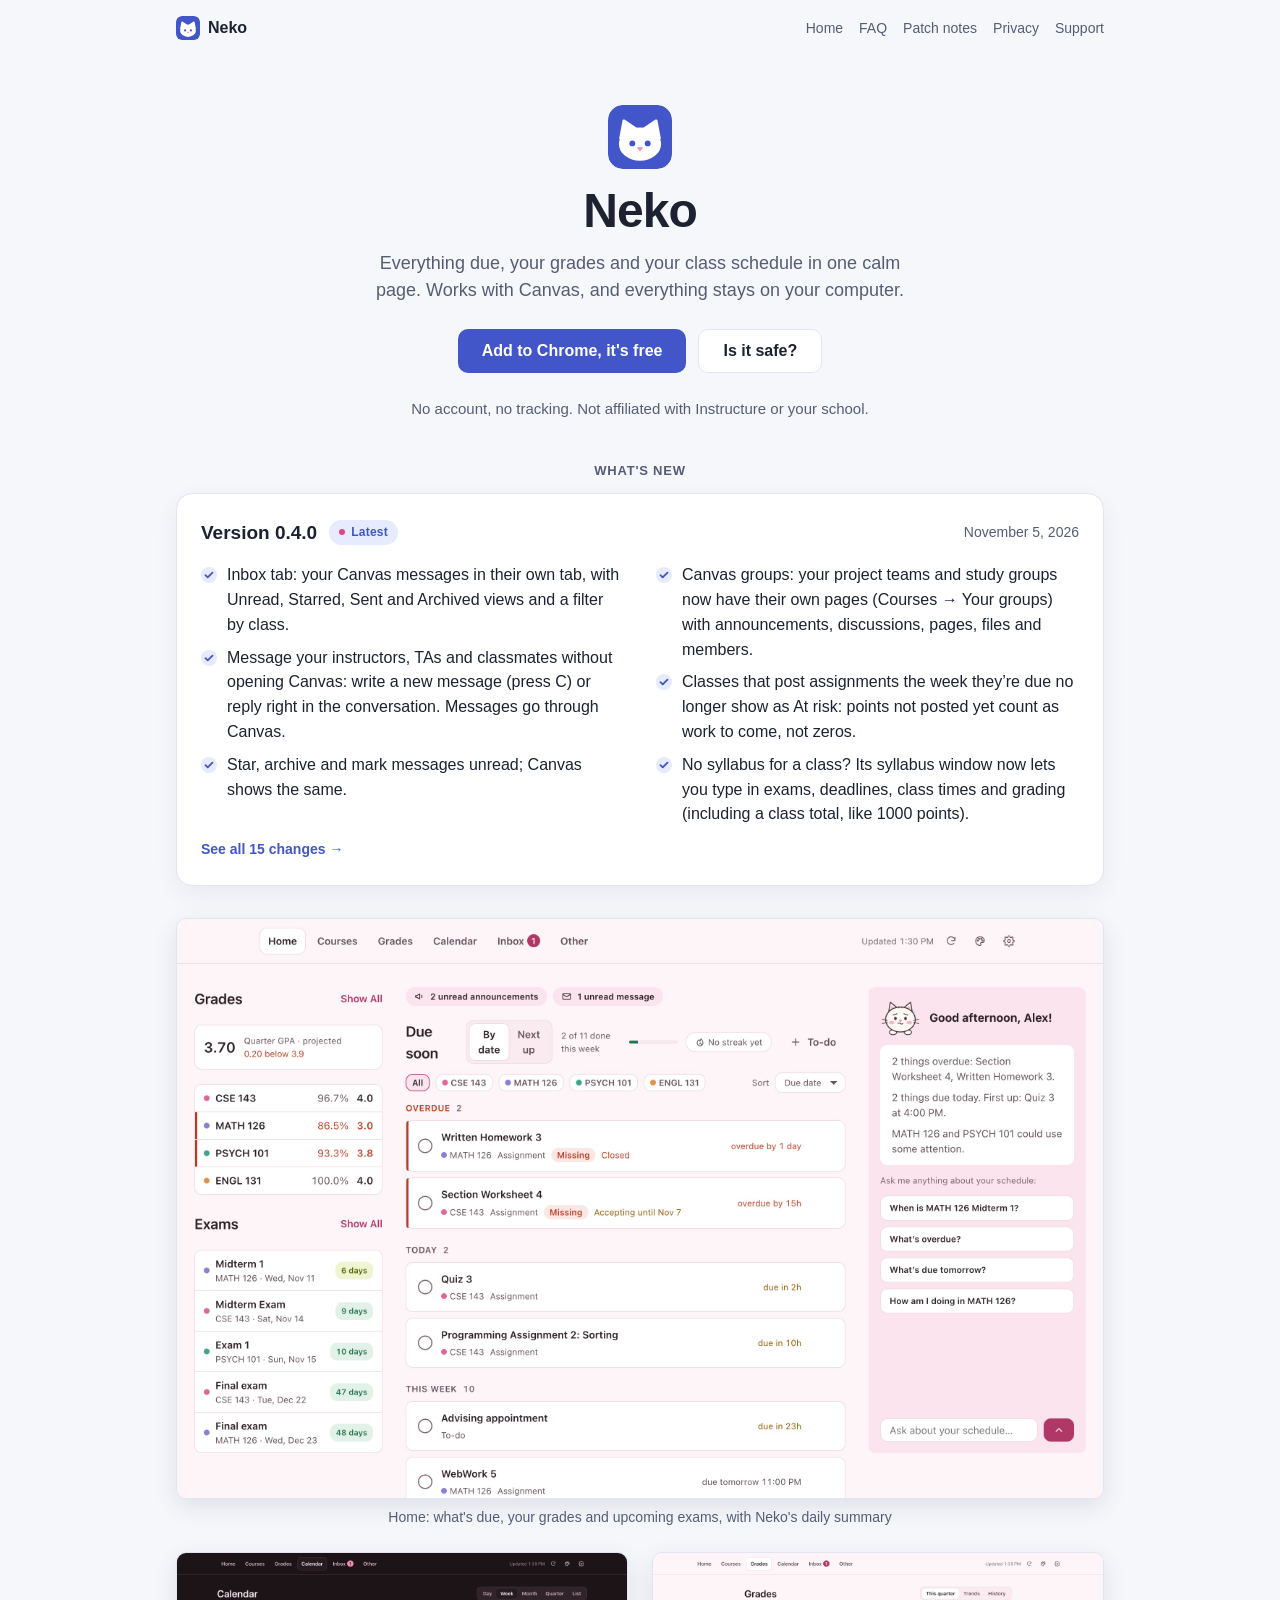
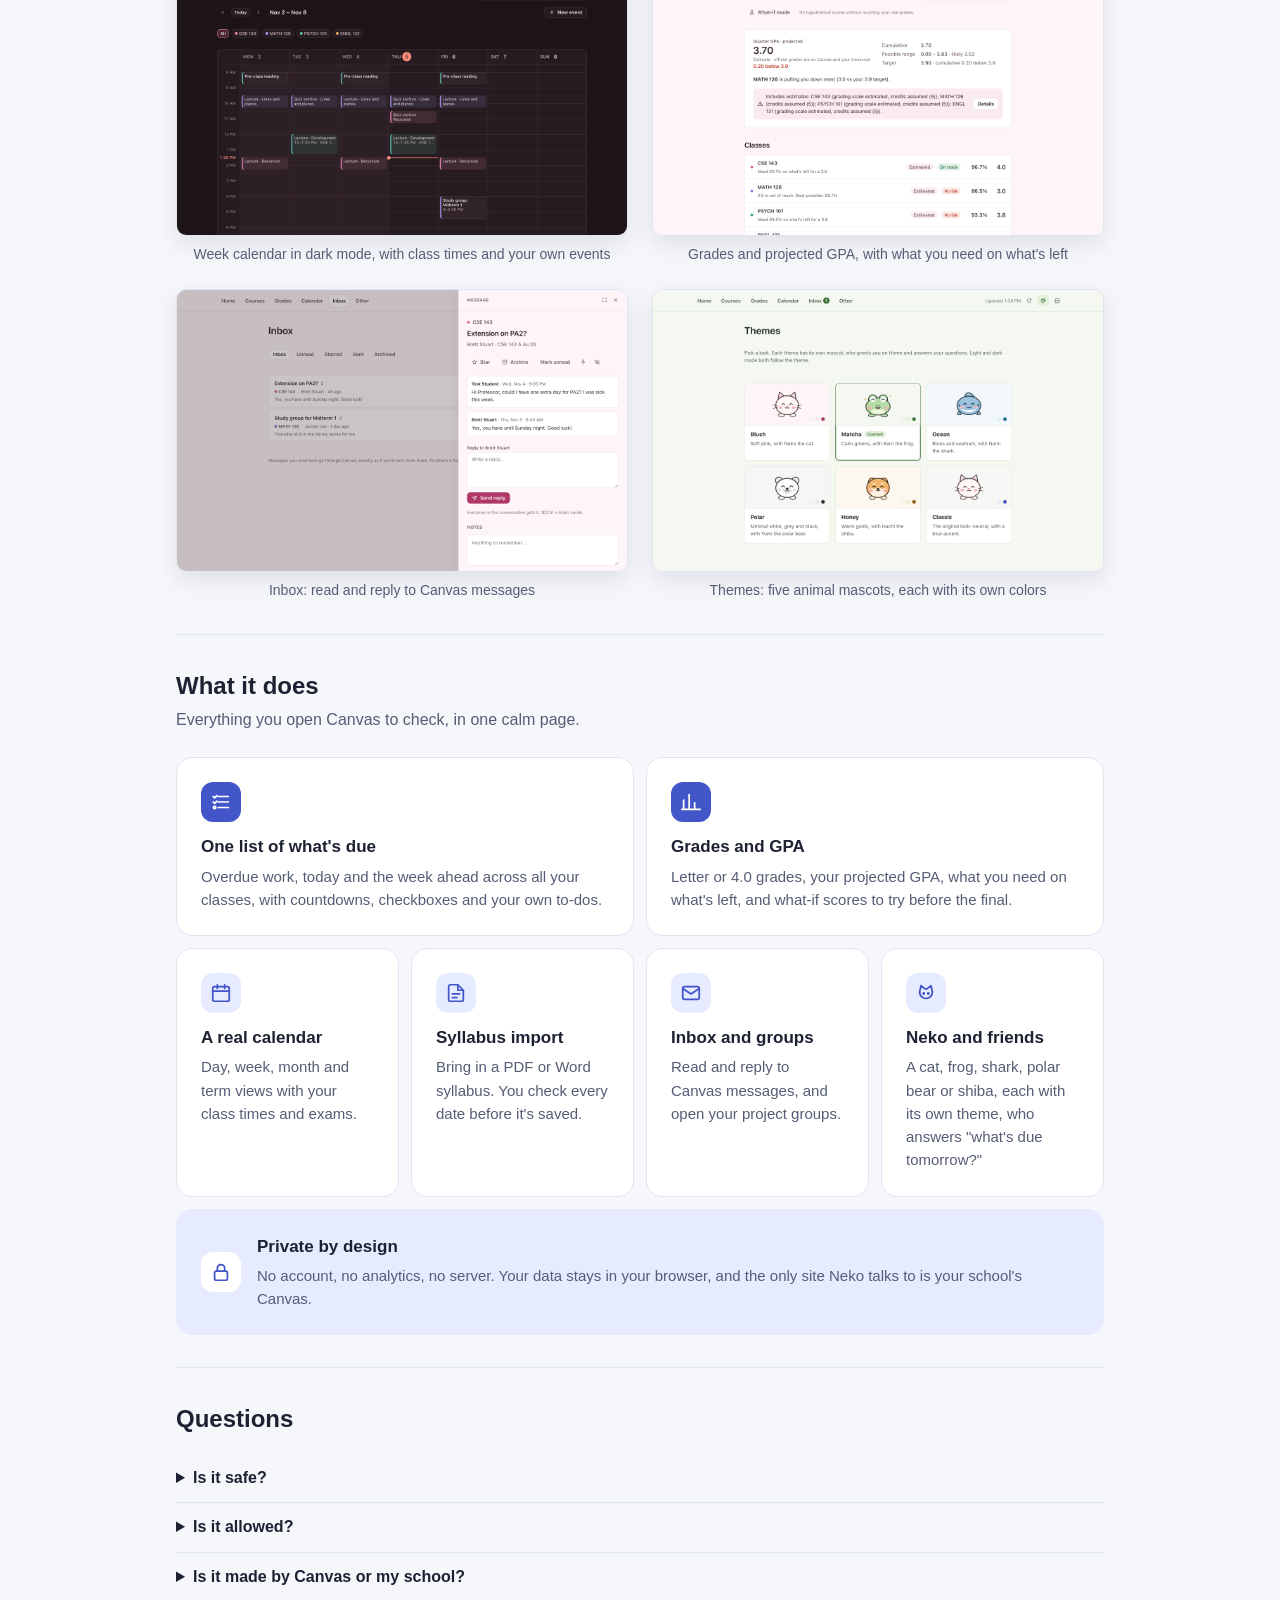
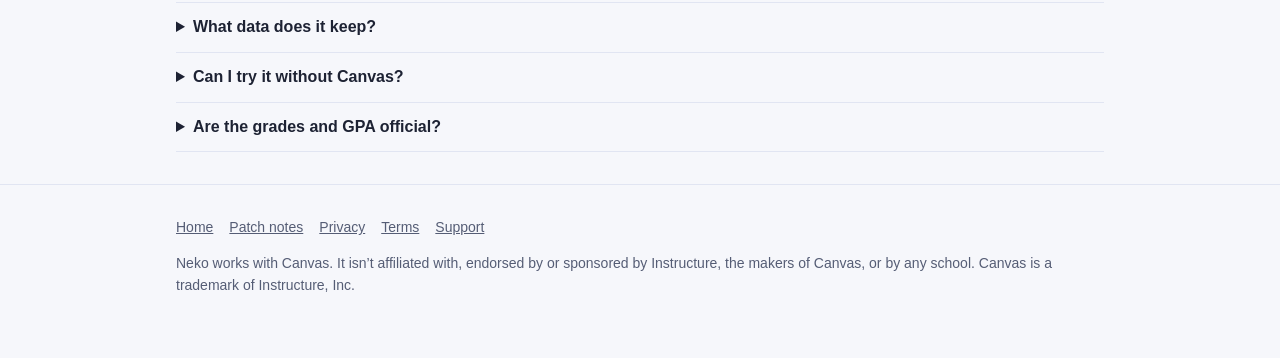
<file: docs/index.html>
<!doctype html>
<html lang="en">
<head>
  <meta charset="utf-8">
  <meta name="viewport" content="width=device-width, initial-scale=1">
  <title>Neko: a calmer way to see your classes</title>
  <meta name="description" content="A clean, private dashboard that works with Canvas. Not affiliated with Instructure.">
  <link rel="icon" href="img/icon.svg" type="image/svg+xml">
  <link rel="icon" href="img/icon.png" sizes="64x64">
  <link rel="stylesheet" href="style.css?v=2a402620">
</head>
<body>
  <div class="wrap">
    <header class="top"><a class="brand" href="index.html"><img src="img/icon.svg" alt="" width="24" height="24">Neko</a><nav><a href="index.html">Home</a><a href="index.html#faq">FAQ</a><a href="updates.html">Patch notes</a><a href="privacy.html">Privacy</a><a href="support.html">Support</a></nav></header>
  </div>
  <main class="wrap" id="top">
    <div class="hero">
      <img class="hero-icon" src="img/icon.svg" alt="" width="64" height="64">
      <h1>Neko</h1>
      <p>Everything due, your grades and your class schedule in one calm page. Works with Canvas, and everything stays on your computer.</p>
      <div class="actions">
        <a class="btn" href="https://chromewebstore.google.com/detail/neko/ibclpkpjchlbpmfackdopopoghoecaeo">Add to Chrome, it's free</a>
        <a class="btn secondary" href="#faq">Is it safe?</a>
      </div>
      <p class="note">No account, no tracking. Not affiliated with Instructure or your school.</p>
    </div>
    <section class="latest" id="latest-update" aria-label="Latest update"></section>
    <div class="shots" id="shots"></div>
    <dialog class="lightbox" id="lightbox" aria-label="Screenshot"><button class="lightbox-close" type="button" aria-label="Close">×</button><img alt=""><p></p></dialog>
    <section class="what">
      <h2>What it does</h2>
      <p class="section-lead">Everything you open Canvas to check, in one calm page.</p>
      <div class="bento">
        <article class="tile tile-wide"><span class="tile-icon" aria-hidden="true"><svg viewBox="0 0 24 24" width="22" height="22" fill="none" stroke="currentColor" stroke-width="1.9" stroke-linecap="round" stroke-linejoin="round"><path d="M9 6h11M9 12h11M9 18h11"/><path d="m3.5 6 1.5 1.5L7.5 5M3.5 12l1.5 1.5L7.5 11"/><circle cx="5" cy="18" r="1.3"/></svg></span><h3>One list of what's due</h3><p>Overdue work, today and the week ahead across all your classes, with countdowns, checkboxes and your own to-dos.</p></article>
        <article class="tile tile-wide"><span class="tile-icon" aria-hidden="true"><svg viewBox="0 0 24 24" width="22" height="22" fill="none" stroke="currentColor" stroke-width="1.9" stroke-linecap="round" stroke-linejoin="round"><path d="M4 20V10M10 20V4M16 20v-7M22 20H2"/></svg></span><h3>Grades and GPA</h3><p>Letter or 4.0 grades, your projected GPA, what you need on what's left, and what-if scores to try before the final.</p></article>
        <article class="tile"><span class="tile-icon" aria-hidden="true"><svg viewBox="0 0 24 24" width="22" height="22" fill="none" stroke="currentColor" stroke-width="1.9" stroke-linecap="round" stroke-linejoin="round"><rect x="3" y="5" width="18" height="16" rx="2"/><path d="M3 10h18M8 3v4M16 3v4"/></svg></span><h3>A real calendar</h3><p>Day, week, month and term views with your class times and exams.</p></article>
        <article class="tile"><span class="tile-icon" aria-hidden="true"><svg viewBox="0 0 24 24" width="22" height="22" fill="none" stroke="currentColor" stroke-width="1.9" stroke-linecap="round" stroke-linejoin="round"><path d="M14 3H6a2 2 0 0 0-2 2v14a2 2 0 0 0 2 2h12a2 2 0 0 0 2-2V9z"/><path d="M14 3v6h6M8 13h8M8 17h5"/></svg></span><h3>Syllabus import</h3><p>Bring in a PDF or Word syllabus. You check every date before it's saved.</p></article>
        <article class="tile"><span class="tile-icon" aria-hidden="true"><svg viewBox="0 0 24 24" width="22" height="22" fill="none" stroke="currentColor" stroke-width="1.9" stroke-linecap="round" stroke-linejoin="round"><rect x="3" y="5" width="18" height="14" rx="2"/><path d="m3 7 9 6 9-6"/></svg></span><h3>Inbox and groups</h3><p>Read and reply to Canvas messages, and open your project groups.</p></article>
        <article class="tile"><span class="tile-icon" aria-hidden="true"><svg viewBox="0 0 24 24" width="22" height="22" fill="none" stroke="currentColor" stroke-width="1.9" stroke-linecap="round" stroke-linejoin="round"><path d="M5 11 6.5 4l4.5 3.5h2L17.5 4 19 11"/><path d="M5 11a7 7 0 0 0 14 0"/><circle cx="9.5" cy="12.5" r=".6" fill="currentColor"/><circle cx="14.5" cy="12.5" r=".6" fill="currentColor"/></svg></span><h3>Neko and friends</h3><p>A cat, frog, shark, polar bear or shiba, each with its own theme, who answers "what's due tomorrow?"</p></article>
        <article class="tile tile-private"><span class="tile-icon" aria-hidden="true"><svg viewBox="0 0 24 24" width="22" height="22" fill="none" stroke="currentColor" stroke-width="1.9" stroke-linecap="round" stroke-linejoin="round"><rect x="5" y="11" width="14" height="10" rx="2"/><path d="M8 11V8a4 4 0 0 1 8 0v3"/></svg></span><div><h3>Private by design</h3><p>No account, no analytics, no server. Your data stays in your browser, and the only site Neko talks to is your school's Canvas.</p></div></article>
      </div>
    </section>
    <section class="faq" id="faq">
      <h2>Questions</h2>
      <details><summary>Is it safe?</summary><p>It runs entirely in your browser. It reads your classes from your school's Canvas using the login you already have. It never sees your password, never sends your data to us or anyone else, and has no server or analytics. The public version only reads from Canvas, except for messages: it can send, reply to, star and archive Canvas messages you choose, and can't submit, post or change anything else there.</p></details>
      <details><summary>Is it allowed?</summary><p>It shows you your own information from Canvas, the same things you'd see on the Canvas website, using your own login. It doesn't get around anything your school or instructors have hidden. If your school has rules about browser extensions on its computers, those still apply.</p></details>
      <details><summary>Is it made by Canvas or my school?</summary><p>No. Neko is an independent project that works with Canvas. It isn't affiliated with, endorsed by or sponsored by Instructure (the makers of Canvas) or any school. Always check Canvas for official deadlines and grades.</p></details>
      <details><summary>What data does it keep?</summary><p>A copy of your courses, assignments, grades and announcements from Canvas, plus anything you add (notes, to-dos, syllabus dates, settings), stored in Chrome on your computer. You can back it up, restore it or delete it any time in Settings. Uninstalling the extension deletes it too. See the <a href="privacy.html">privacy policy</a>.</p></details>
      <details><summary>Can I try it without Canvas?</summary><p>Yes. On the first screen, choose "Try it with sample data" to explore with a made-up student.</p></details>
      <details><summary>Are the grades and GPA official?</summary><p>No. They're estimates worked out on your computer from what Canvas shows and your syllabus. Your official grades are on Canvas and your transcript.</p></details>
    </section>
  </main>
  <footer>
    <div class="wrap">
      <nav><a href="index.html">Home</a><a href="updates.html">Patch notes</a><a href="privacy.html">Privacy</a><a href="terms.html">Terms</a><a href="support.html">Support</a></nav>
      <p>Neko works with Canvas. It isn’t affiliated with, endorsed by or sponsored by Instructure, the makers of Canvas, or by any school. Canvas is a trademark of Instructure, Inc.</p>
    </div>
  </footer>
<script>
// The screenshots, in the order tools/make_screenshots.py made them. Click one to see it full size.
(async () => {
  const box = document.getElementById('shots');
  const dlg = document.getElementById('lightbox');
  let list = [];
  try { list = (await (await fetch('img/screenshots.json', { cache: 'no-cache' })).json()).shots; } catch { return; }
  for (const s of list) {
    const fig = document.createElement('figure');
    fig.innerHTML = `<button type="button" class="shot" aria-label="Enlarge: ${s.alt}"><img src="img/${s.file}" alt="${s.alt}" width="1280" height="800" loading="lazy"></button><figcaption>${s.alt}</figcaption>`;
    fig.querySelector('button').onclick = () => { dlg.querySelector('img').src = `img/${s.file}`; dlg.querySelector('img').alt = s.alt; dlg.querySelector('p').textContent = s.alt; dlg.showModal(); };
    box.append(fig);
  }
  dlg.addEventListener('click', (e) => { if (e.target === dlg || e.target.closest('.lightbox-close')) dlg.close(); });
})();
</script>
<script src="updates.js?v=f6c5015e"></script>
</body>
</html>
</file>
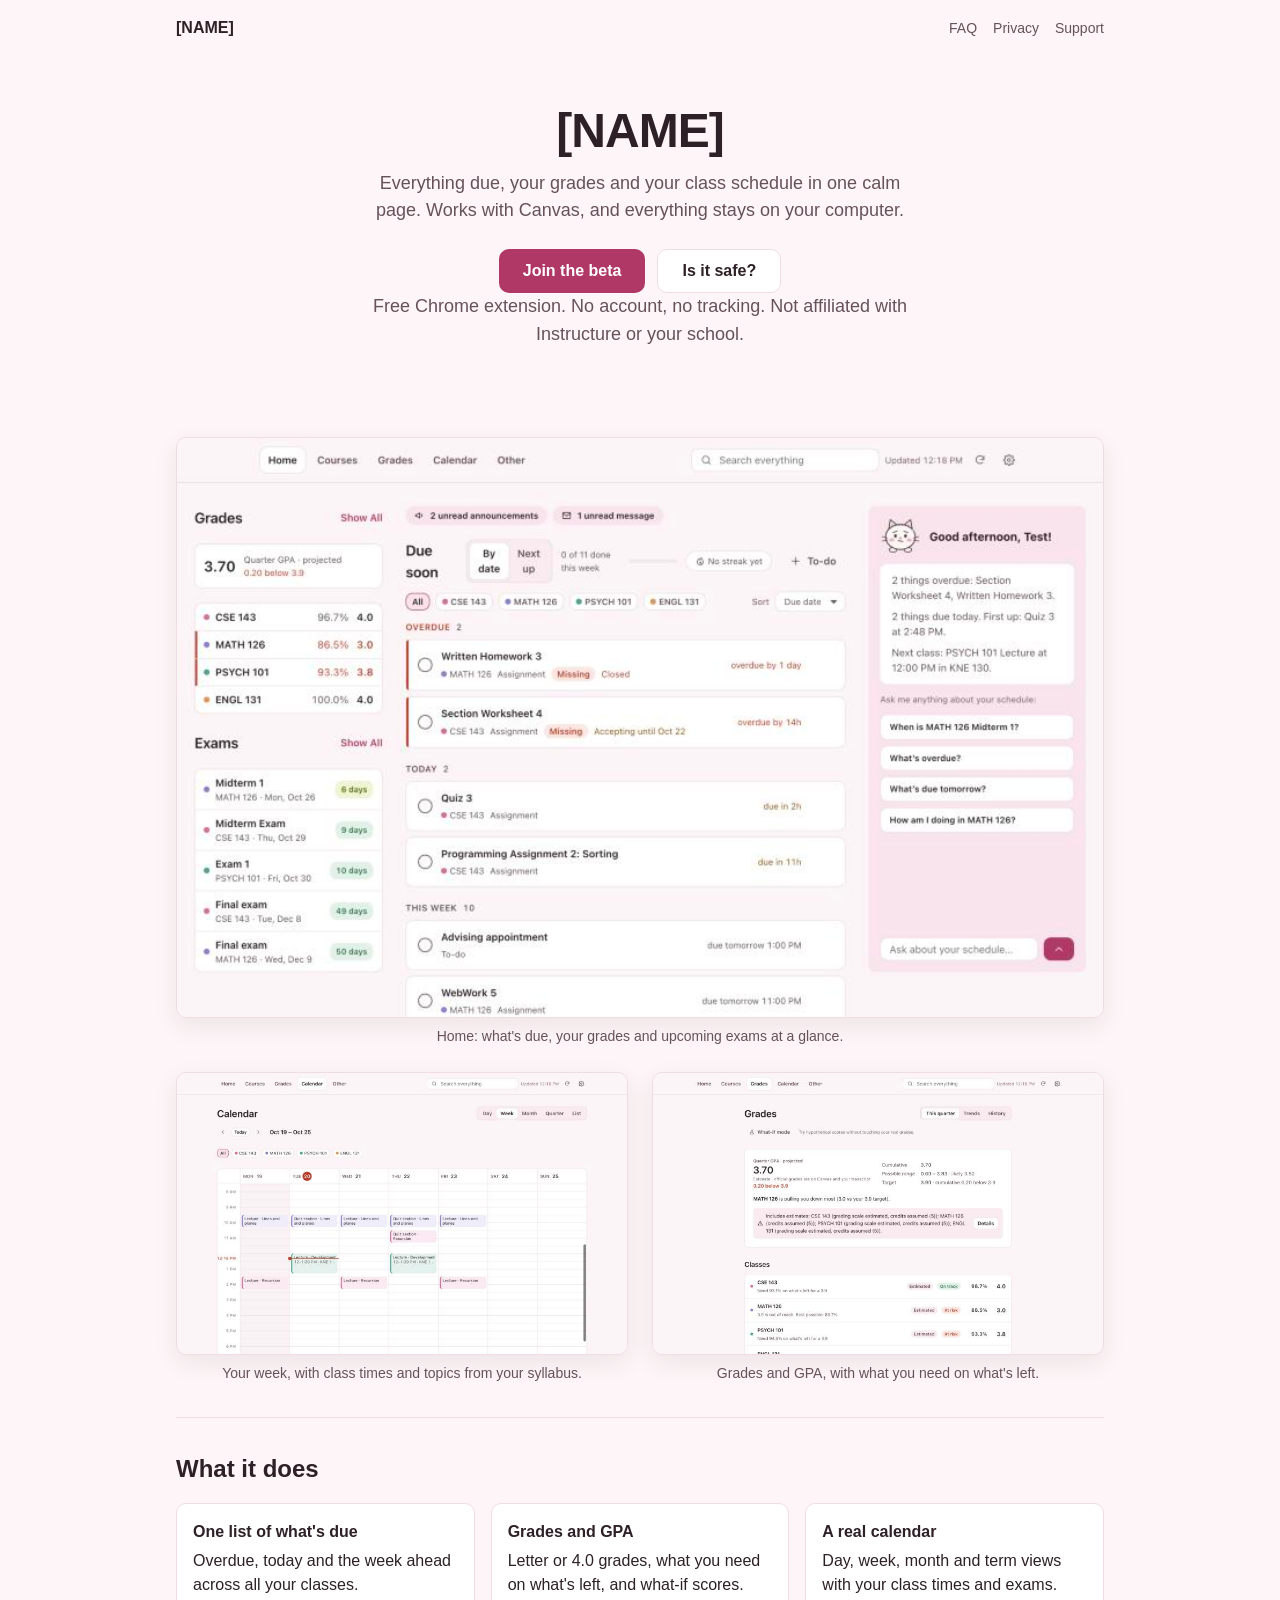
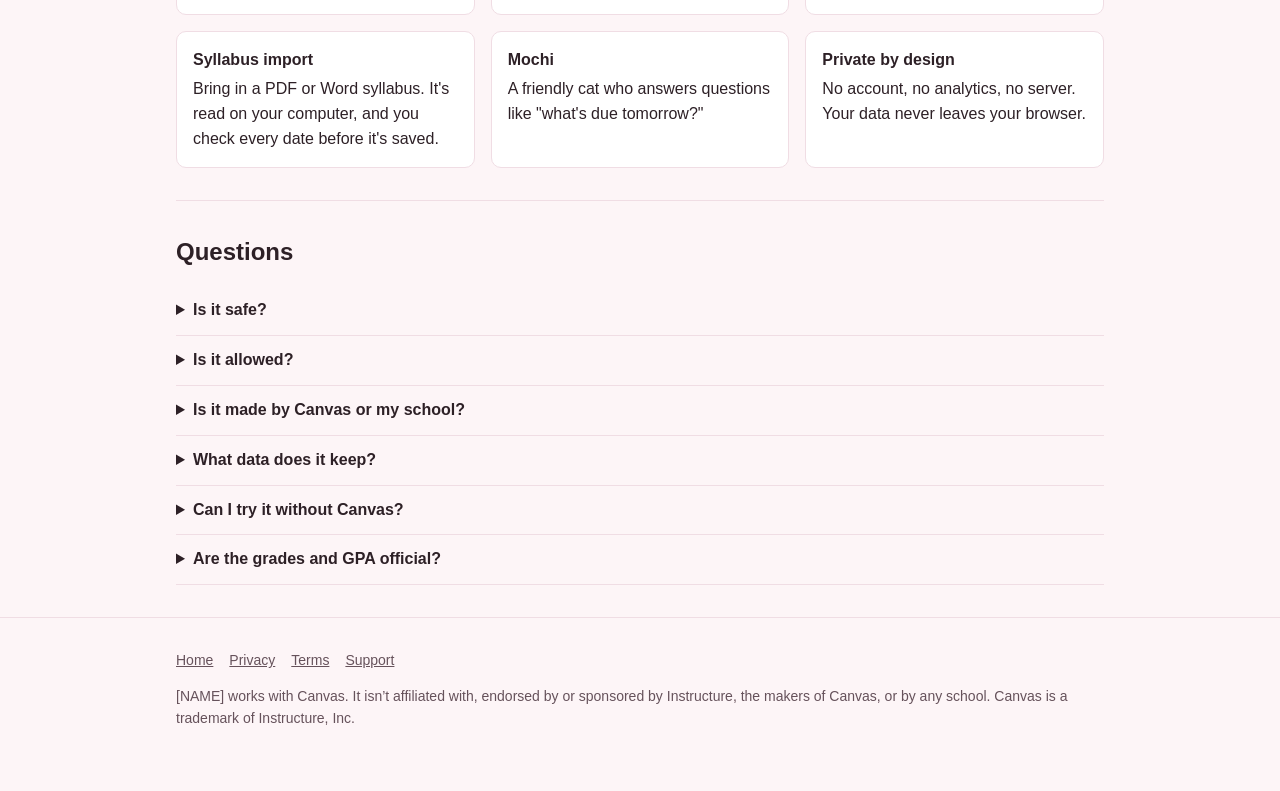
<file: site/index.html>
<!doctype html>
<html lang="en">
<head>
  <meta charset="utf-8">
  <meta name="viewport" content="width=device-width, initial-scale=1">
  <title>[NAME]: a calmer way to see your classes</title>
  <meta name="description" content="A clean, private dashboard that works with Canvas. Not affiliated with Instructure.">
  <link rel="stylesheet" href="style.css">
</head>
<body>
  <div class="wrap">
    <header class="top"><a class="brand" href="index.html">[NAME]</a><nav><a href="index.html#faq">FAQ</a><a href="privacy.html">Privacy</a><a href="support.html">Support</a></nav></header>
  </div>
  <main class="wrap">
    <div class="hero">
      <h1>[NAME]</h1>
      <p>Everything due, your grades and your class schedule in one calm page. Works with Canvas, and everything stays on your computer.</p>
      <div class="actions">
        <a class="btn" href="[BETA FORM LINK]">Join the beta</a>
        <a class="btn secondary" href="#faq">Is it safe?</a>
      </div>
      <p class="note">Free Chrome extension. No account, no tracking. Not affiliated with Instructure or your school.</p>
    </div>
    <div class="shots">
      <figure><img src="img/home.jpg" alt="Home: what's due soon, grades at a glance, upcoming exams and Mochi's daily summary" width="800" height="500"><figcaption>Home: what's due, your grades and upcoming exams at a glance.</figcaption></figure>
      <figure><img src="img/calendar.jpg" alt="Week calendar with lectures and quiz sections in hour blocks" width="800" height="500"><figcaption>Your week, with class times and topics from your syllabus.</figcaption></figure>
      <figure><img src="img/grades.jpg" alt="Grades page with projected GPA and what you need on what's left" width="800" height="500"><figcaption>Grades and GPA, with what you need on what's left.</figcaption></figure>
    </div>
    <section>
      <h2>What it does</h2>
      <ul class="features">
        <li><strong>One list of what's due</strong>Overdue, today and the week ahead across all your classes.</li>
        <li><strong>Grades and GPA</strong>Letter or 4.0 grades, what you need on what's left, and what-if scores.</li>
        <li><strong>A real calendar</strong>Day, week, month and term views with your class times and exams.</li>
        <li><strong>Syllabus import</strong>Bring in a PDF or Word syllabus. It's read on your computer, and you check every date before it's saved.</li>
        <li><strong>Mochi</strong>A friendly cat who answers questions like "what's due tomorrow?"</li>
        <li><strong>Private by design</strong>No account, no analytics, no server. Your data never leaves your browser.</li>
      </ul>
    </section>
    <section class="faq" id="faq">
      <h2>Questions</h2>
      <details><summary>Is it safe?</summary><p>It runs entirely in your browser. It reads your classes from your school's Canvas using the login you already have. It never sees your password, never sends your data to us or anyone else, and has no server or analytics. The public version only reads from Canvas: it can't submit, post or change anything there.</p></details>
      <details><summary>Is it allowed?</summary><p>It shows you your own information from Canvas, the same things you'd see on the Canvas website, using your own login. It doesn't get around anything your school or instructors have hidden. If your school has rules about browser extensions on its computers, those still apply.</p></details>
      <details><summary>Is it made by Canvas or my school?</summary><p>No. [NAME] is an independent project that works with Canvas. It isn't affiliated with, endorsed by or sponsored by Instructure (the makers of Canvas) or any school. Always check Canvas for official deadlines and grades.</p></details>
      <details><summary>What data does it keep?</summary><p>A copy of your courses, assignments, grades and announcements from Canvas, plus anything you add (notes, to-dos, syllabus dates, settings), stored in Chrome on your computer. You can back it up, restore it or delete it any time in Settings. Uninstalling the extension deletes it too. See the <a href="privacy.html">privacy policy</a>.</p></details>
      <details><summary>Can I try it without Canvas?</summary><p>Yes. On the first screen, choose "Try it with sample data" to explore with a made-up student.</p></details>
      <details><summary>Are the grades and GPA official?</summary><p>No. They're estimates worked out on your computer from what Canvas shows and your syllabus. Your official grades are on Canvas and your transcript.</p></details>
    </section>
  </main>
  <footer>
    <div class="wrap">
      <nav><a href="index.html">Home</a><a href="privacy.html">Privacy</a><a href="terms.html">Terms</a><a href="support.html">Support</a></nav>
      <p>[NAME] works with Canvas. It isn’t affiliated with, endorsed by or sponsored by Instructure, the makers of Canvas, or by any school. Canvas is a trademark of Instructure, Inc.</p>
    </div>
  </footer>
</body>
</html>
</file>
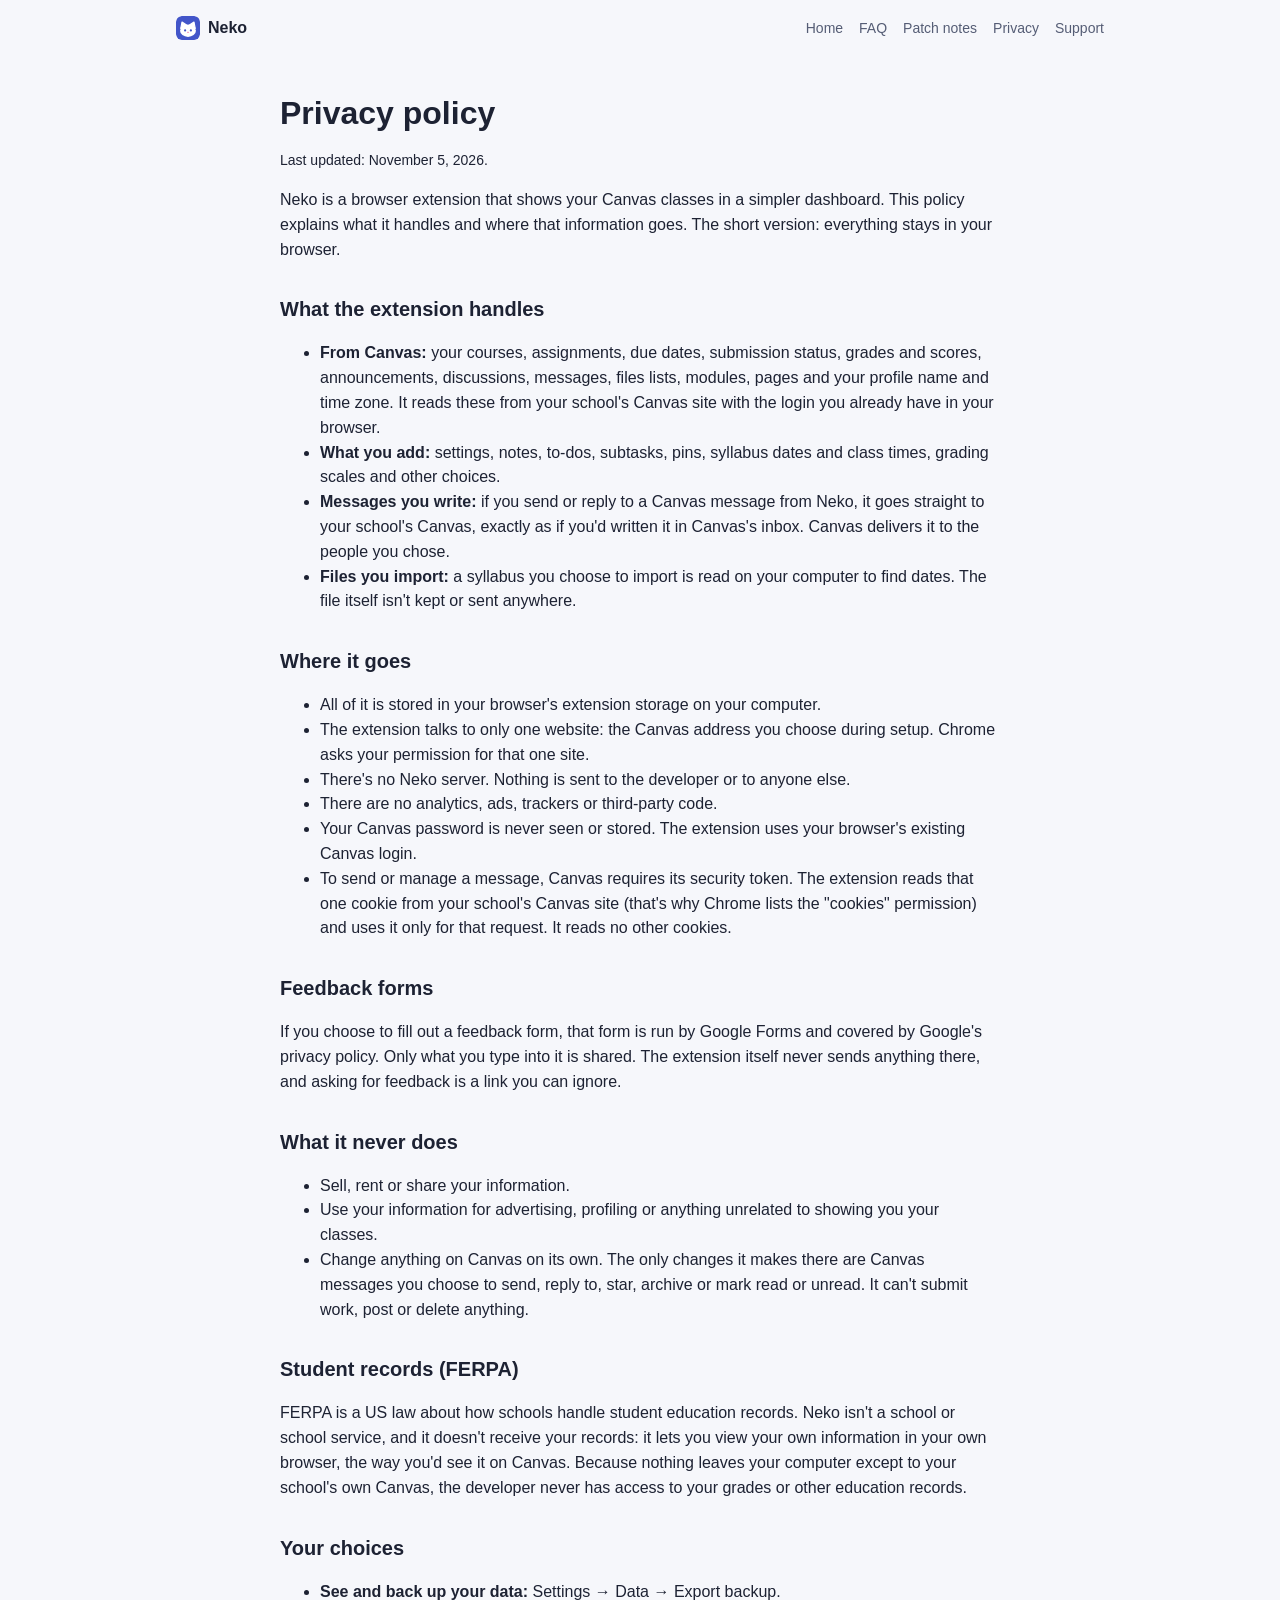
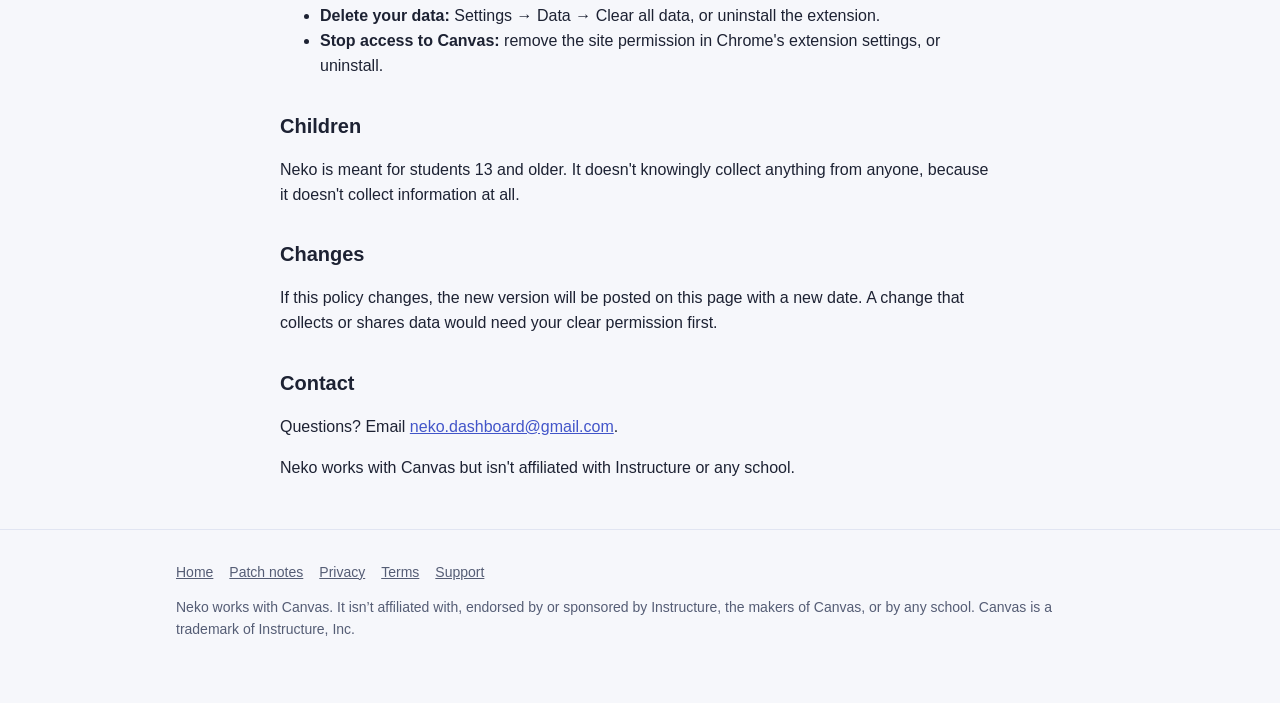
<file: docs/privacy.html>
<!doctype html>
<html lang="en">
<head>
  <meta charset="utf-8">
  <meta name="viewport" content="width=device-width, initial-scale=1">
  <title>Privacy policy · Neko</title>
  <meta name="description" content="A clean, private dashboard that works with Canvas. Not affiliated with Instructure.">
  <link rel="icon" href="img/icon.svg" type="image/svg+xml">
  <link rel="icon" href="img/icon.png" sizes="64x64">
  <link rel="stylesheet" href="style.css?v=2a402620">
</head>
<body>
  <div class="wrap">
    <header class="top"><a class="brand" href="index.html"><img src="img/icon.svg" alt="" width="24" height="24">Neko</a><nav><a href="index.html">Home</a><a href="index.html#faq">FAQ</a><a href="updates.html">Patch notes</a><a href="privacy.html">Privacy</a><a href="support.html">Support</a></nav></header>
  </div>
  <main class="wrap doc">
    <h1>Privacy policy</h1>
    <p class="note">Last updated: November 5, 2026.</p>
    <p>Neko is a browser extension that shows your Canvas classes in a simpler dashboard. This policy explains what it handles and where that information goes. The short version: everything stays in your browser.</p>
    <h2>What the extension handles</h2>
    <ul>
      <li><strong>From Canvas:</strong> your courses, assignments, due dates, submission status, grades and scores, announcements, discussions, messages, files lists, modules, pages and your profile name and time zone. It reads these from your school's Canvas site with the login you already have in your browser.</li>
      <li><strong>What you add:</strong> settings, notes, to-dos, subtasks, pins, syllabus dates and class times, grading scales and other choices.</li>
      <li><strong>Messages you write:</strong> if you send or reply to a Canvas message from Neko, it goes straight to your school's Canvas, exactly as if you'd written it in Canvas's inbox. Canvas delivers it to the people you chose.</li>
      <li><strong>Files you import:</strong> a syllabus you choose to import is read on your computer to find dates. The file itself isn't kept or sent anywhere.</li>
    </ul>
    <h2>Where it goes</h2>
    <ul>
      <li>All of it is stored in your browser's extension storage on your computer.</li>
      <li>The extension talks to only one website: the Canvas address you choose during setup. Chrome asks your permission for that one site.</li>
      <li>There's no Neko server. Nothing is sent to the developer or to anyone else.</li>
      <li>There are no analytics, ads, trackers or third-party code.</li>
      <li>Your Canvas password is never seen or stored. The extension uses your browser's existing Canvas login.</li>
      <li>To send or manage a message, Canvas requires its security token. The extension reads that one cookie from your school's Canvas site (that's why Chrome lists the "cookies" permission) and uses it only for that request. It reads no other cookies.</li>
    </ul>
    <h2>Feedback forms</h2>
    <p>If you choose to fill out a feedback form, that form is run by Google Forms and covered by Google's privacy policy. Only what you type into it is shared. The extension itself never sends anything there, and asking for feedback is a link you can ignore.</p>
    <h2>What it never does</h2>
    <ul>
      <li>Sell, rent or share your information.</li>
      <li>Use your information for advertising, profiling or anything unrelated to showing you your classes.</li>
      <li>Change anything on Canvas on its own. The only changes it makes there are Canvas messages you choose to send, reply to, star, archive or mark read or unread. It can't submit work, post or delete anything.</li>
    </ul>
    <h2>Student records (FERPA)</h2>
    <p>FERPA is a US law about how schools handle student education records. Neko isn't a school or school service, and it doesn't receive your records: it lets you view your own information in your own browser, the way you'd see it on Canvas. Because nothing leaves your computer except to your school's own Canvas, the developer never has access to your grades or other education records.</p>
    <h2>Your choices</h2>
    <ul>
      <li><strong>See and back up your data:</strong> Settings → Data → Export backup.</li>
      <li><strong>Delete your data:</strong> Settings → Data → Clear all data, or uninstall the extension.</li>
      <li><strong>Stop access to Canvas:</strong> remove the site permission in Chrome's extension settings, or uninstall.</li>
    </ul>
    <h2>Children</h2>
    <p>Neko is meant for students 13 and older. It doesn't knowingly collect anything from anyone, because it doesn't collect information at all.</p>
    <h2>Changes</h2>
    <p>If this policy changes, the new version will be posted on this page with a new date. A change that collects or shares data would need your clear permission first.</p>
    <h2>Contact</h2>
    <p>Questions? Email <a href="mailto:neko.dashboard@gmail.com">neko.dashboard@gmail.com</a>.</p>
    <p>Neko works with Canvas but isn't affiliated with Instructure or any school.</p>
  </main>
  <footer>
    <div class="wrap">
      <nav><a href="index.html">Home</a><a href="updates.html">Patch notes</a><a href="privacy.html">Privacy</a><a href="terms.html">Terms</a><a href="support.html">Support</a></nav>
      <p>Neko works with Canvas. It isn’t affiliated with, endorsed by or sponsored by Instructure, the makers of Canvas, or by any school. Canvas is a trademark of Instructure, Inc.</p>
    </div>
  </footer>
</body>
</html>
</file>
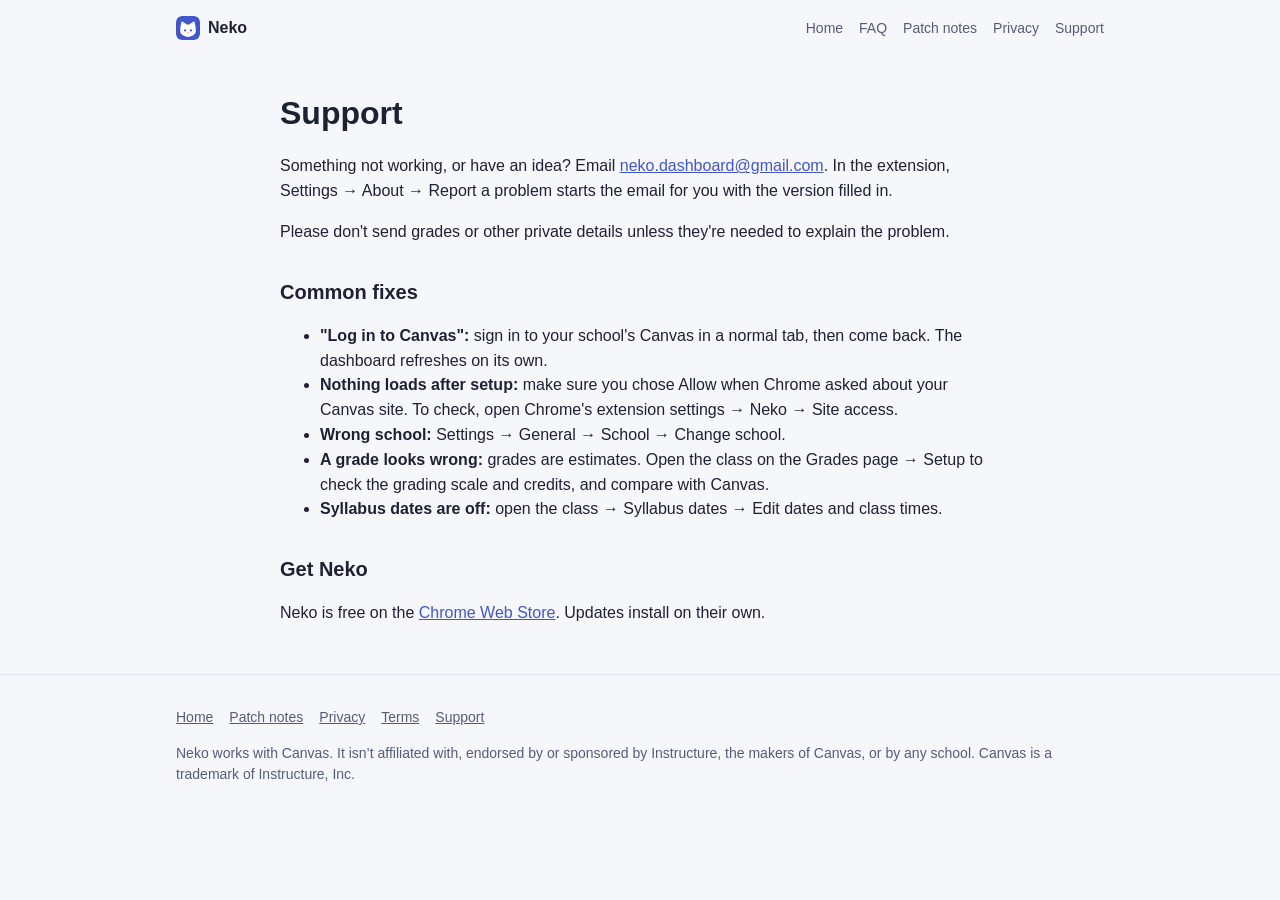
<file: docs/support.html>
<!doctype html>
<html lang="en">
<head>
  <meta charset="utf-8">
  <meta name="viewport" content="width=device-width, initial-scale=1">
  <title>Support · Neko</title>
  <meta name="description" content="A clean, private dashboard that works with Canvas. Not affiliated with Instructure.">
  <link rel="icon" href="img/icon.svg" type="image/svg+xml">
  <link rel="icon" href="img/icon.png" sizes="64x64">
  <link rel="stylesheet" href="style.css?v=2a402620">
</head>
<body>
  <div class="wrap">
    <header class="top"><a class="brand" href="index.html"><img src="img/icon.svg" alt="" width="24" height="24">Neko</a><nav><a href="index.html">Home</a><a href="index.html#faq">FAQ</a><a href="updates.html">Patch notes</a><a href="privacy.html">Privacy</a><a href="support.html">Support</a></nav></header>
  </div>
  <main class="wrap doc">
    <h1>Support</h1>
    <p>Something not working, or have an idea? Email <a href="mailto:neko.dashboard@gmail.com">neko.dashboard@gmail.com</a>. In the extension, Settings → About → Report a problem starts the email for you with the version filled in.</p>
    <p>Please don't send grades or other private details unless they're needed to explain the problem.</p>
    <h2>Common fixes</h2>
    <ul>
      <li><strong>"Log in to Canvas":</strong> sign in to your school's Canvas in a normal tab, then come back. The dashboard refreshes on its own.</li>
      <li><strong>Nothing loads after setup:</strong> make sure you chose Allow when Chrome asked about your Canvas site. To check, open Chrome's extension settings → Neko → Site access.</li>
      <li><strong>Wrong school:</strong> Settings → General → School → Change school.</li>
      <li><strong>A grade looks wrong:</strong> grades are estimates. Open the class on the Grades page → Setup to check the grading scale and credits, and compare with Canvas.</li>
      <li><strong>Syllabus dates are off:</strong> open the class → Syllabus dates → Edit dates and class times.</li>
    </ul>
    <h2>Get Neko</h2>
    <p>Neko is free on the <a href="https://chromewebstore.google.com/detail/neko/ibclpkpjchlbpmfackdopopoghoecaeo">Chrome Web Store</a>. Updates install on their own.</p>
  </main>
  <footer>
    <div class="wrap">
      <nav><a href="index.html">Home</a><a href="updates.html">Patch notes</a><a href="privacy.html">Privacy</a><a href="terms.html">Terms</a><a href="support.html">Support</a></nav>
      <p>Neko works with Canvas. It isn’t affiliated with, endorsed by or sponsored by Instructure, the makers of Canvas, or by any school. Canvas is a trademark of Instructure, Inc.</p>
    </div>
  </footer>
</body>
</html>
</file>
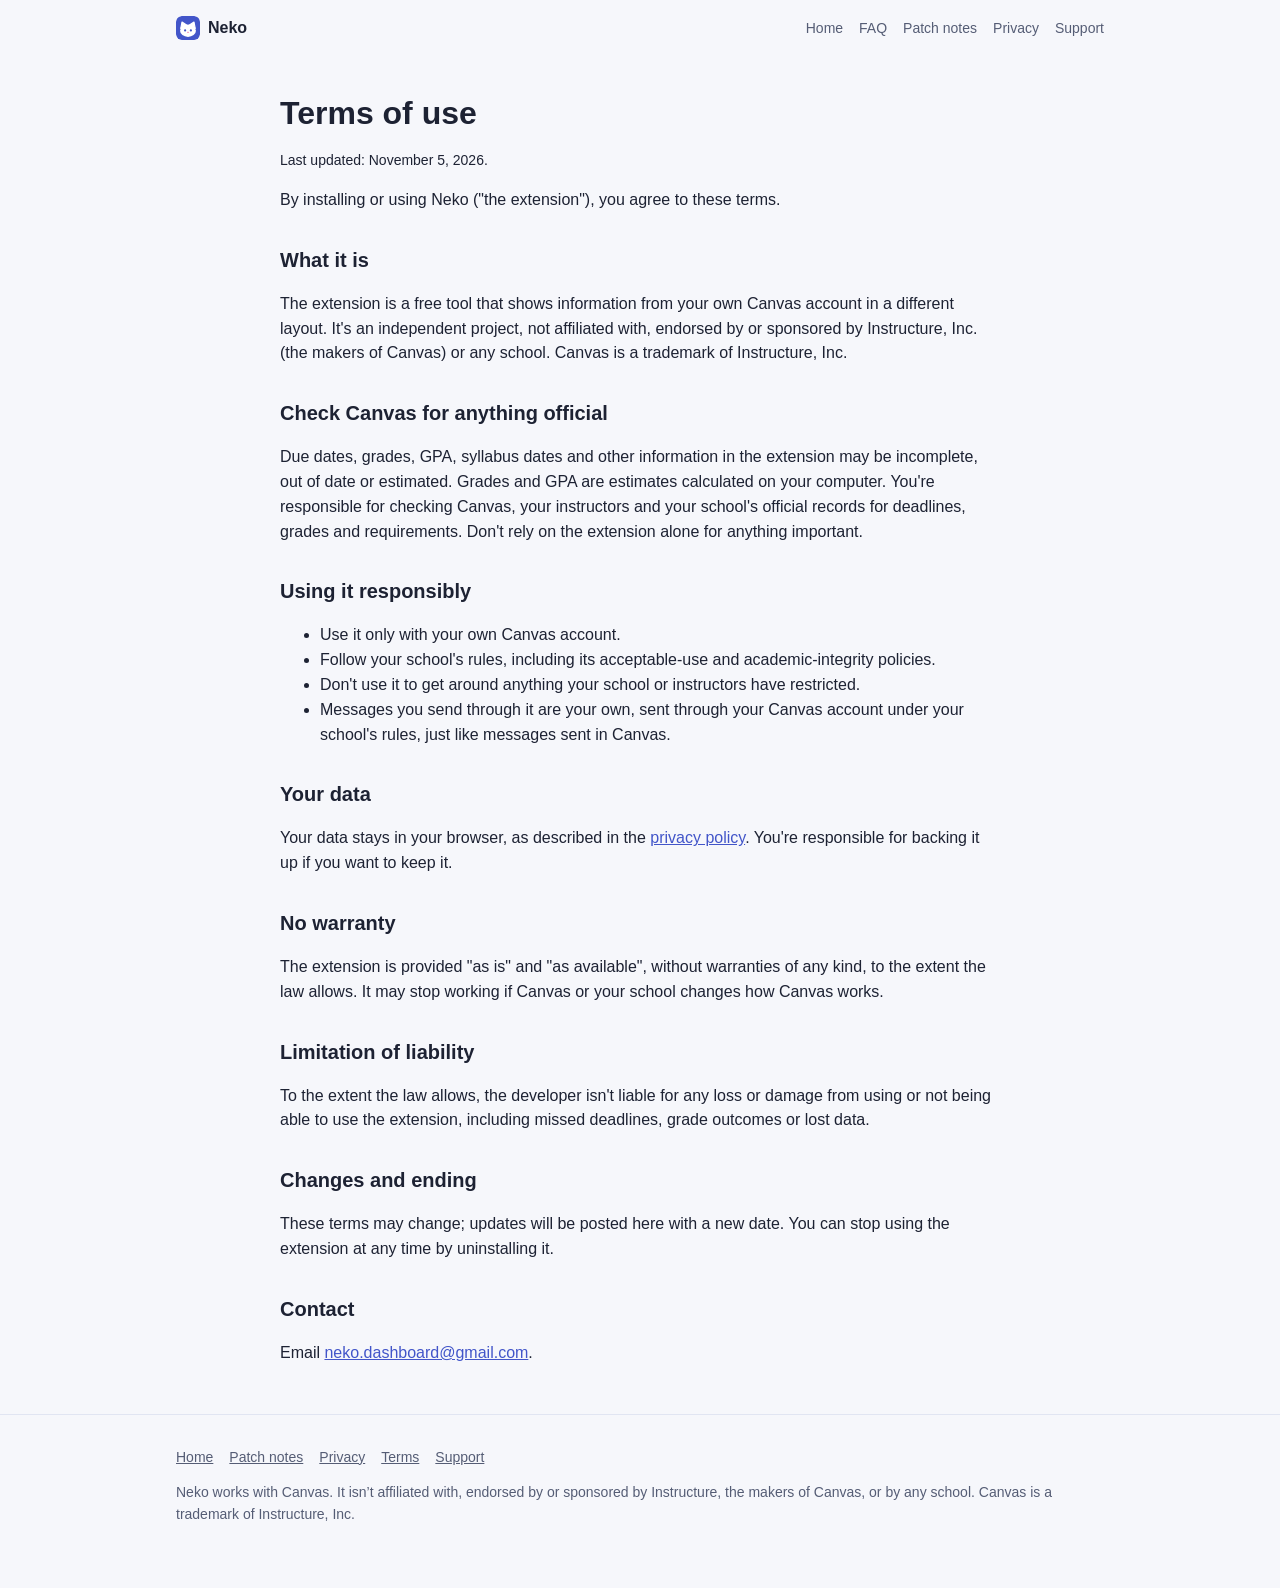
<file: docs/terms.html>
<!doctype html>
<html lang="en">
<head>
  <meta charset="utf-8">
  <meta name="viewport" content="width=device-width, initial-scale=1">
  <title>Terms of use · Neko</title>
  <meta name="description" content="A clean, private dashboard that works with Canvas. Not affiliated with Instructure.">
  <link rel="icon" href="img/icon.svg" type="image/svg+xml">
  <link rel="icon" href="img/icon.png" sizes="64x64">
  <link rel="stylesheet" href="style.css?v=2a402620">
</head>
<body>
  <div class="wrap">
    <header class="top"><a class="brand" href="index.html"><img src="img/icon.svg" alt="" width="24" height="24">Neko</a><nav><a href="index.html">Home</a><a href="index.html#faq">FAQ</a><a href="updates.html">Patch notes</a><a href="privacy.html">Privacy</a><a href="support.html">Support</a></nav></header>
  </div>
  <main class="wrap doc">
    <h1>Terms of use</h1>
    <p class="note">Last updated: November 5, 2026.</p>
    <p>By installing or using Neko ("the extension"), you agree to these terms.</p>
    <h2>What it is</h2>
    <p>The extension is a free tool that shows information from your own Canvas account in a different layout. It's an independent project, not affiliated with, endorsed by or sponsored by Instructure, Inc. (the makers of Canvas) or any school. Canvas is a trademark of Instructure, Inc.</p>
    <h2>Check Canvas for anything official</h2>
    <p>Due dates, grades, GPA, syllabus dates and other information in the extension may be incomplete, out of date or estimated. Grades and GPA are estimates calculated on your computer. You're responsible for checking Canvas, your instructors and your school's official records for deadlines, grades and requirements. Don't rely on the extension alone for anything important.</p>
    <h2>Using it responsibly</h2>
    <ul>
      <li>Use it only with your own Canvas account.</li>
      <li>Follow your school's rules, including its acceptable-use and academic-integrity policies.</li>
      <li>Don't use it to get around anything your school or instructors have restricted.</li>
      <li>Messages you send through it are your own, sent through your Canvas account under your school's rules, just like messages sent in Canvas.</li>
    </ul>
    <h2>Your data</h2>
    <p>Your data stays in your browser, as described in the <a href="privacy.html">privacy policy</a>. You're responsible for backing it up if you want to keep it.</p>
    <h2>No warranty</h2>
    <p>The extension is provided "as is" and "as available", without warranties of any kind, to the extent the law allows. It may stop working if Canvas or your school changes how Canvas works.</p>
    <h2>Limitation of liability</h2>
    <p>To the extent the law allows, the developer isn't liable for any loss or damage from using or not being able to use the extension, including missed deadlines, grade outcomes or lost data.</p>
    <h2>Changes and ending</h2>
    <p>These terms may change; updates will be posted here with a new date. You can stop using the extension at any time by uninstalling it.</p>
    <h2>Contact</h2>
    <p>Email <a href="mailto:neko.dashboard@gmail.com">neko.dashboard@gmail.com</a>.</p>
  </main>
  <footer>
    <div class="wrap">
      <nav><a href="index.html">Home</a><a href="updates.html">Patch notes</a><a href="privacy.html">Privacy</a><a href="terms.html">Terms</a><a href="support.html">Support</a></nav>
      <p>Neko works with Canvas. It isn’t affiliated with, endorsed by or sponsored by Instructure, the makers of Canvas, or by any school. Canvas is a trademark of Instructure, Inc.</p>
    </div>
  </footer>
</body>
</html>
</file>
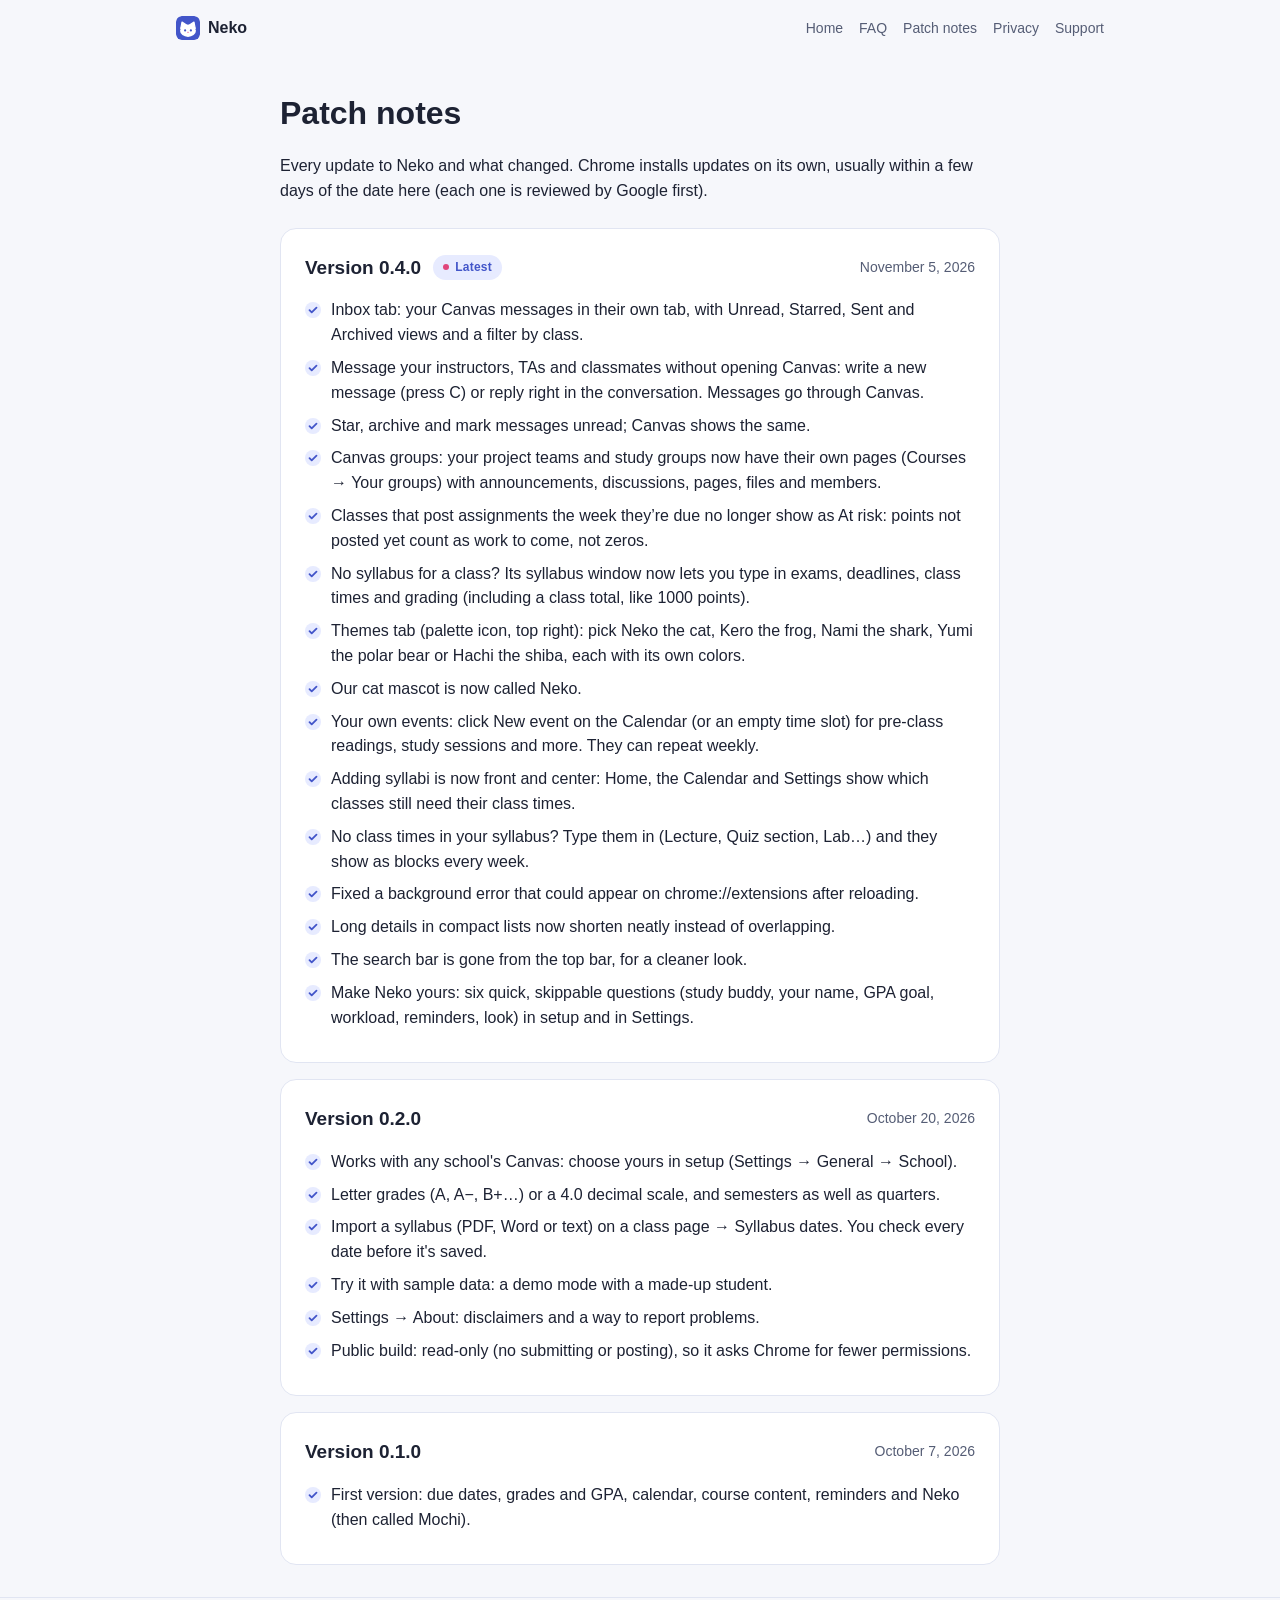
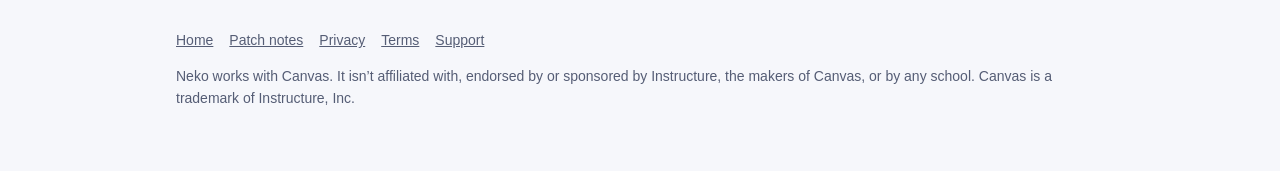
<file: docs/updates.html>
<!doctype html>
<html lang="en">
<head>
  <meta charset="utf-8">
  <meta name="viewport" content="width=device-width, initial-scale=1">
  <title>Patch notes · Neko</title>
  <meta name="description" content="Every Neko update and what changed in it.">
  <link rel="icon" href="img/icon.svg" type="image/svg+xml">
  <link rel="icon" href="img/icon.png" sizes="64x64">
  <link rel="stylesheet" href="style.css?v=2a402620">
</head>
<body>
  <div class="wrap">
    <header class="top"><a class="brand" href="index.html"><img src="img/icon.svg" alt="" width="24" height="24">Neko</a><nav><a href="index.html">Home</a><a href="index.html#faq">FAQ</a><a href="updates.html">Patch notes</a><a href="privacy.html">Privacy</a><a href="support.html">Support</a></nav></header>
  </div>
    <main class="wrap doc" id="top">
    <h1>Patch notes</h1>
    <p class="lead">Every update to Neko and what changed. Chrome installs updates on its own, usually within a few days of the date here (each one is reviewed by Google first).</p>
    <div id="updates" class="updates"><p class="note">Loading…</p></div>
    <noscript><p>See the <a href="https://github.com/skim08/canvas-dashboard/blob/main/CHANGELOG.md">changelog on GitHub</a>.</p></noscript>
  </main>
  <script src="updates.js?v=f6c5015e"></script>
  <footer>
    <div class="wrap">
      <nav><a href="index.html">Home</a><a href="updates.html">Patch notes</a><a href="privacy.html">Privacy</a><a href="terms.html">Terms</a><a href="support.html">Support</a></nav>
      <p>Neko works with Canvas. It isn’t affiliated with, endorsed by or sponsored by Instructure, the makers of Canvas, or by any school. Canvas is a trademark of Instructure, Inc.</p>
    </div>
  </footer>
</body>
</html>
</file>
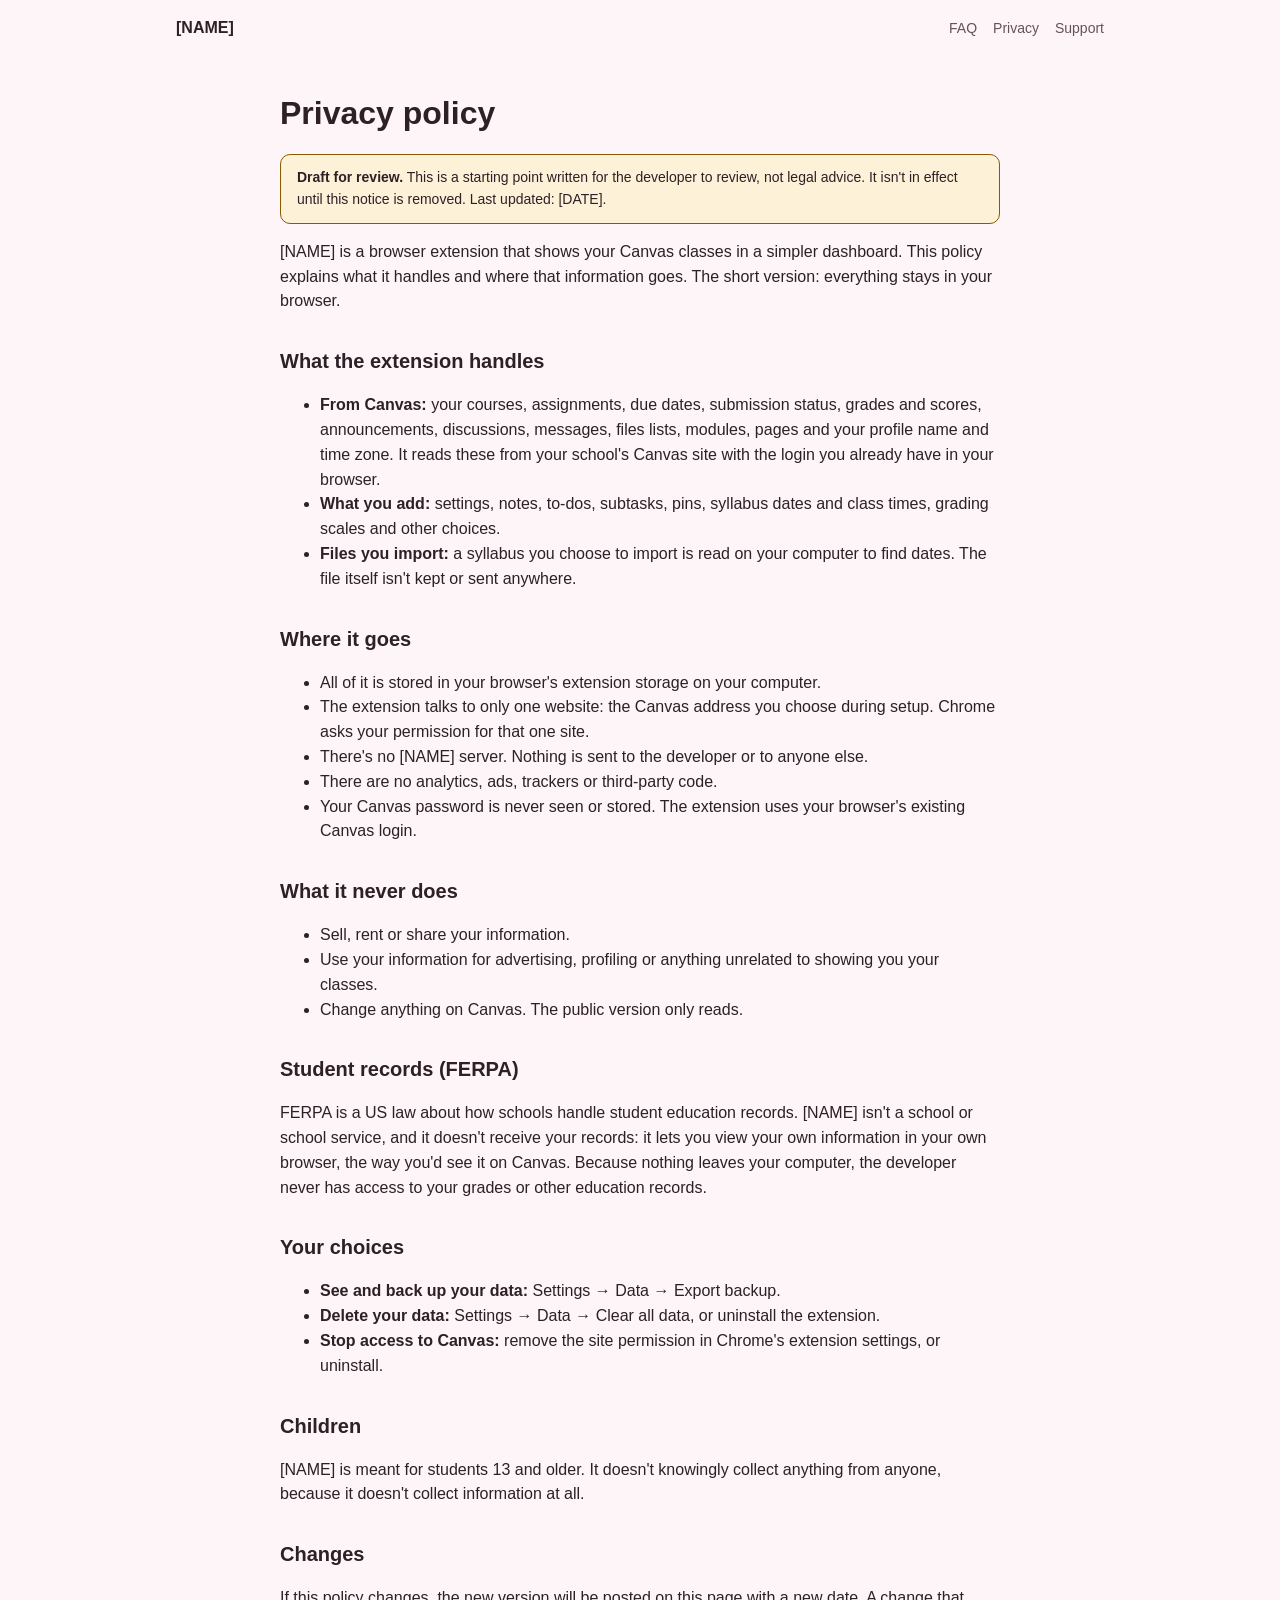
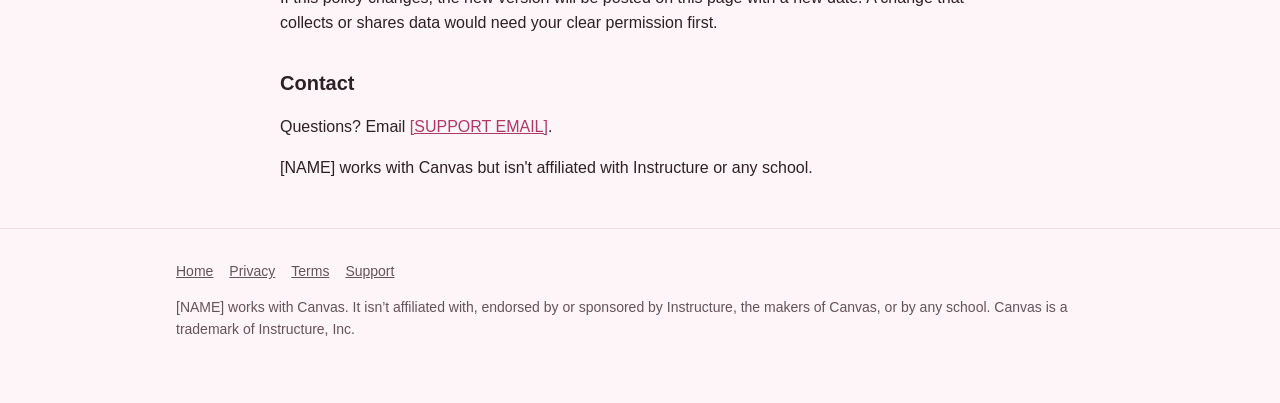
<file: site/privacy.html>
<!doctype html>
<html lang="en">
<head>
  <meta charset="utf-8">
  <meta name="viewport" content="width=device-width, initial-scale=1">
  <title>Privacy policy · [NAME]</title>
  <meta name="description" content="A clean, private dashboard that works with Canvas. Not affiliated with Instructure.">
  <link rel="stylesheet" href="style.css">
</head>
<body>
  <div class="wrap">
    <header class="top"><a class="brand" href="index.html">[NAME]</a><nav><a href="index.html#faq">FAQ</a><a href="privacy.html">Privacy</a><a href="support.html">Support</a></nav></header>
  </div>
  <main class="wrap doc">
    <h1>Privacy policy</h1>
    <p class="draft"><strong>Draft for review.</strong> This is a starting point written for the developer to review, not legal advice. It isn't in effect until this notice is removed. Last updated: [DATE].</p>
    <p>[NAME] is a browser extension that shows your Canvas classes in a simpler dashboard. This policy explains what it handles and where that information goes. The short version: everything stays in your browser.</p>
    <h2>What the extension handles</h2>
    <ul>
      <li><strong>From Canvas:</strong> your courses, assignments, due dates, submission status, grades and scores, announcements, discussions, messages, files lists, modules, pages and your profile name and time zone. It reads these from your school's Canvas site with the login you already have in your browser.</li>
      <li><strong>What you add:</strong> settings, notes, to-dos, subtasks, pins, syllabus dates and class times, grading scales and other choices.</li>
      <li><strong>Files you import:</strong> a syllabus you choose to import is read on your computer to find dates. The file itself isn't kept or sent anywhere.</li>
    </ul>
    <h2>Where it goes</h2>
    <ul>
      <li>All of it is stored in your browser's extension storage on your computer.</li>
      <li>The extension talks to only one website: the Canvas address you choose during setup. Chrome asks your permission for that one site.</li>
      <li>There's no [NAME] server. Nothing is sent to the developer or to anyone else.</li>
      <li>There are no analytics, ads, trackers or third-party code.</li>
      <li>Your Canvas password is never seen or stored. The extension uses your browser's existing Canvas login.</li>
    </ul>
    <h2>What it never does</h2>
    <ul>
      <li>Sell, rent or share your information.</li>
      <li>Use your information for advertising, profiling or anything unrelated to showing you your classes.</li>
      <li>Change anything on Canvas. The public version only reads.</li>
    </ul>
    <h2>Student records (FERPA)</h2>
    <p>FERPA is a US law about how schools handle student education records. [NAME] isn't a school or school service, and it doesn't receive your records: it lets you view your own information in your own browser, the way you'd see it on Canvas. Because nothing leaves your computer, the developer never has access to your grades or other education records.</p>
    <h2>Your choices</h2>
    <ul>
      <li><strong>See and back up your data:</strong> Settings → Data → Export backup.</li>
      <li><strong>Delete your data:</strong> Settings → Data → Clear all data, or uninstall the extension.</li>
      <li><strong>Stop access to Canvas:</strong> remove the site permission in Chrome's extension settings, or uninstall.</li>
    </ul>
    <h2>Children</h2>
    <p>[NAME] is meant for students 13 and older. It doesn't knowingly collect anything from anyone, because it doesn't collect information at all.</p>
    <h2>Changes</h2>
    <p>If this policy changes, the new version will be posted on this page with a new date. A change that collects or shares data would need your clear permission first.</p>
    <h2>Contact</h2>
    <p>Questions? Email <a href="mailto:[SUPPORT EMAIL]">[SUPPORT EMAIL]</a>.</p>
    <p>[NAME] works with Canvas but isn't affiliated with Instructure or any school.</p>
  </main>
  <footer>
    <div class="wrap">
      <nav><a href="index.html">Home</a><a href="privacy.html">Privacy</a><a href="terms.html">Terms</a><a href="support.html">Support</a></nav>
      <p>[NAME] works with Canvas. It isn’t affiliated with, endorsed by or sponsored by Instructure, the makers of Canvas, or by any school. Canvas is a trademark of Instructure, Inc.</p>
    </div>
  </footer>
</body>
</html>
</file>
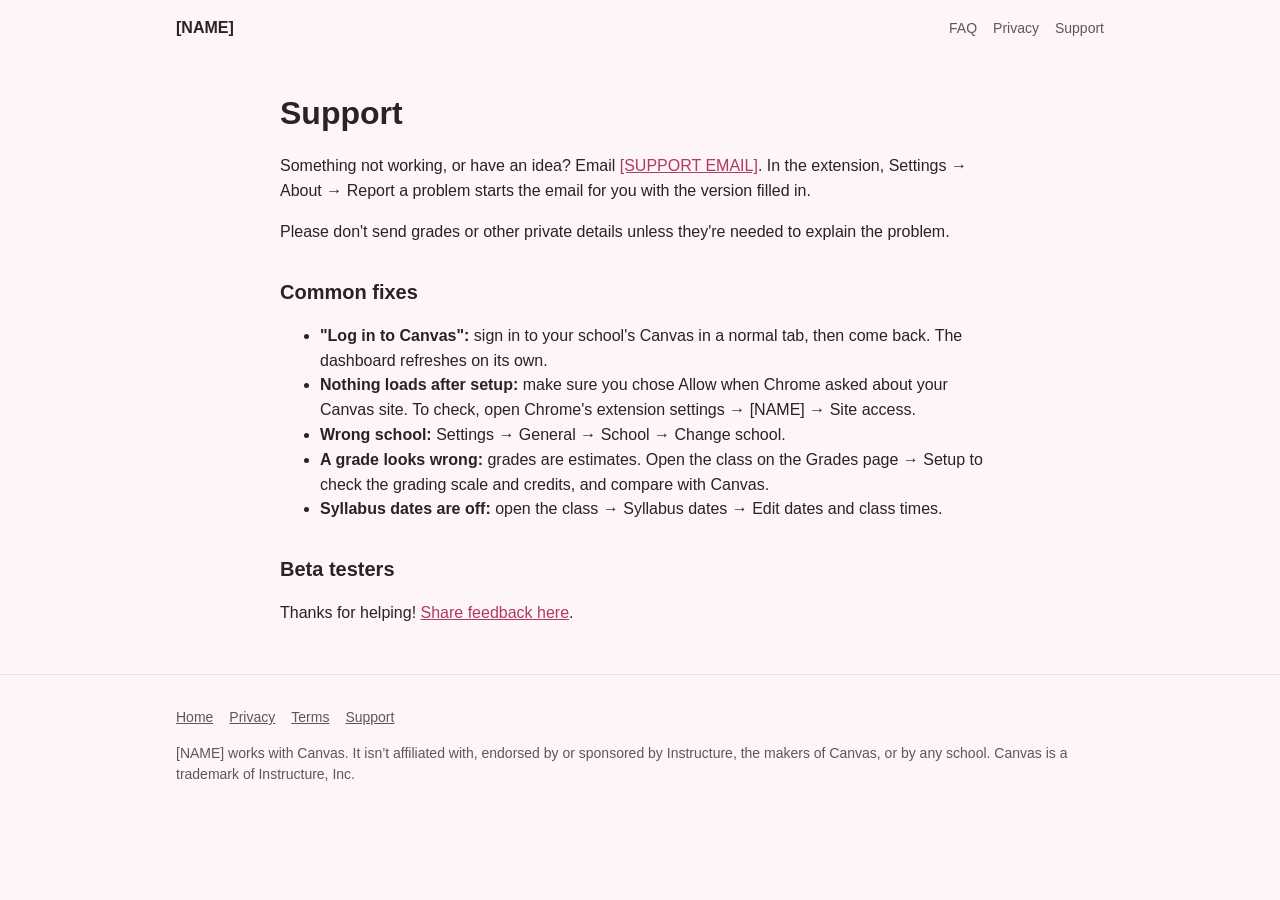
<file: site/support.html>
<!doctype html>
<html lang="en">
<head>
  <meta charset="utf-8">
  <meta name="viewport" content="width=device-width, initial-scale=1">
  <title>Support · [NAME]</title>
  <meta name="description" content="A clean, private dashboard that works with Canvas. Not affiliated with Instructure.">
  <link rel="stylesheet" href="style.css">
</head>
<body>
  <div class="wrap">
    <header class="top"><a class="brand" href="index.html">[NAME]</a><nav><a href="index.html#faq">FAQ</a><a href="privacy.html">Privacy</a><a href="support.html">Support</a></nav></header>
  </div>
  <main class="wrap doc">
    <h1>Support</h1>
    <p>Something not working, or have an idea? Email <a href="mailto:[SUPPORT EMAIL]">[SUPPORT EMAIL]</a>. In the extension, Settings → About → Report a problem starts the email for you with the version filled in.</p>
    <p>Please don't send grades or other private details unless they're needed to explain the problem.</p>
    <h2>Common fixes</h2>
    <ul>
      <li><strong>"Log in to Canvas":</strong> sign in to your school's Canvas in a normal tab, then come back. The dashboard refreshes on its own.</li>
      <li><strong>Nothing loads after setup:</strong> make sure you chose Allow when Chrome asked about your Canvas site. To check, open Chrome's extension settings → [NAME] → Site access.</li>
      <li><strong>Wrong school:</strong> Settings → General → School → Change school.</li>
      <li><strong>A grade looks wrong:</strong> grades are estimates. Open the class on the Grades page → Setup to check the grading scale and credits, and compare with Canvas.</li>
      <li><strong>Syllabus dates are off:</strong> open the class → Syllabus dates → Edit dates and class times.</li>
    </ul>
    <h2>Beta testers</h2>
    <p>Thanks for helping! <a href="[BETA FORM LINK]">Share feedback here</a>.</p>
  </main>
  <footer>
    <div class="wrap">
      <nav><a href="index.html">Home</a><a href="privacy.html">Privacy</a><a href="terms.html">Terms</a><a href="support.html">Support</a></nav>
      <p>[NAME] works with Canvas. It isn’t affiliated with, endorsed by or sponsored by Instructure, the makers of Canvas, or by any school. Canvas is a trademark of Instructure, Inc.</p>
    </div>
  </footer>
</body>
</html>
</file>
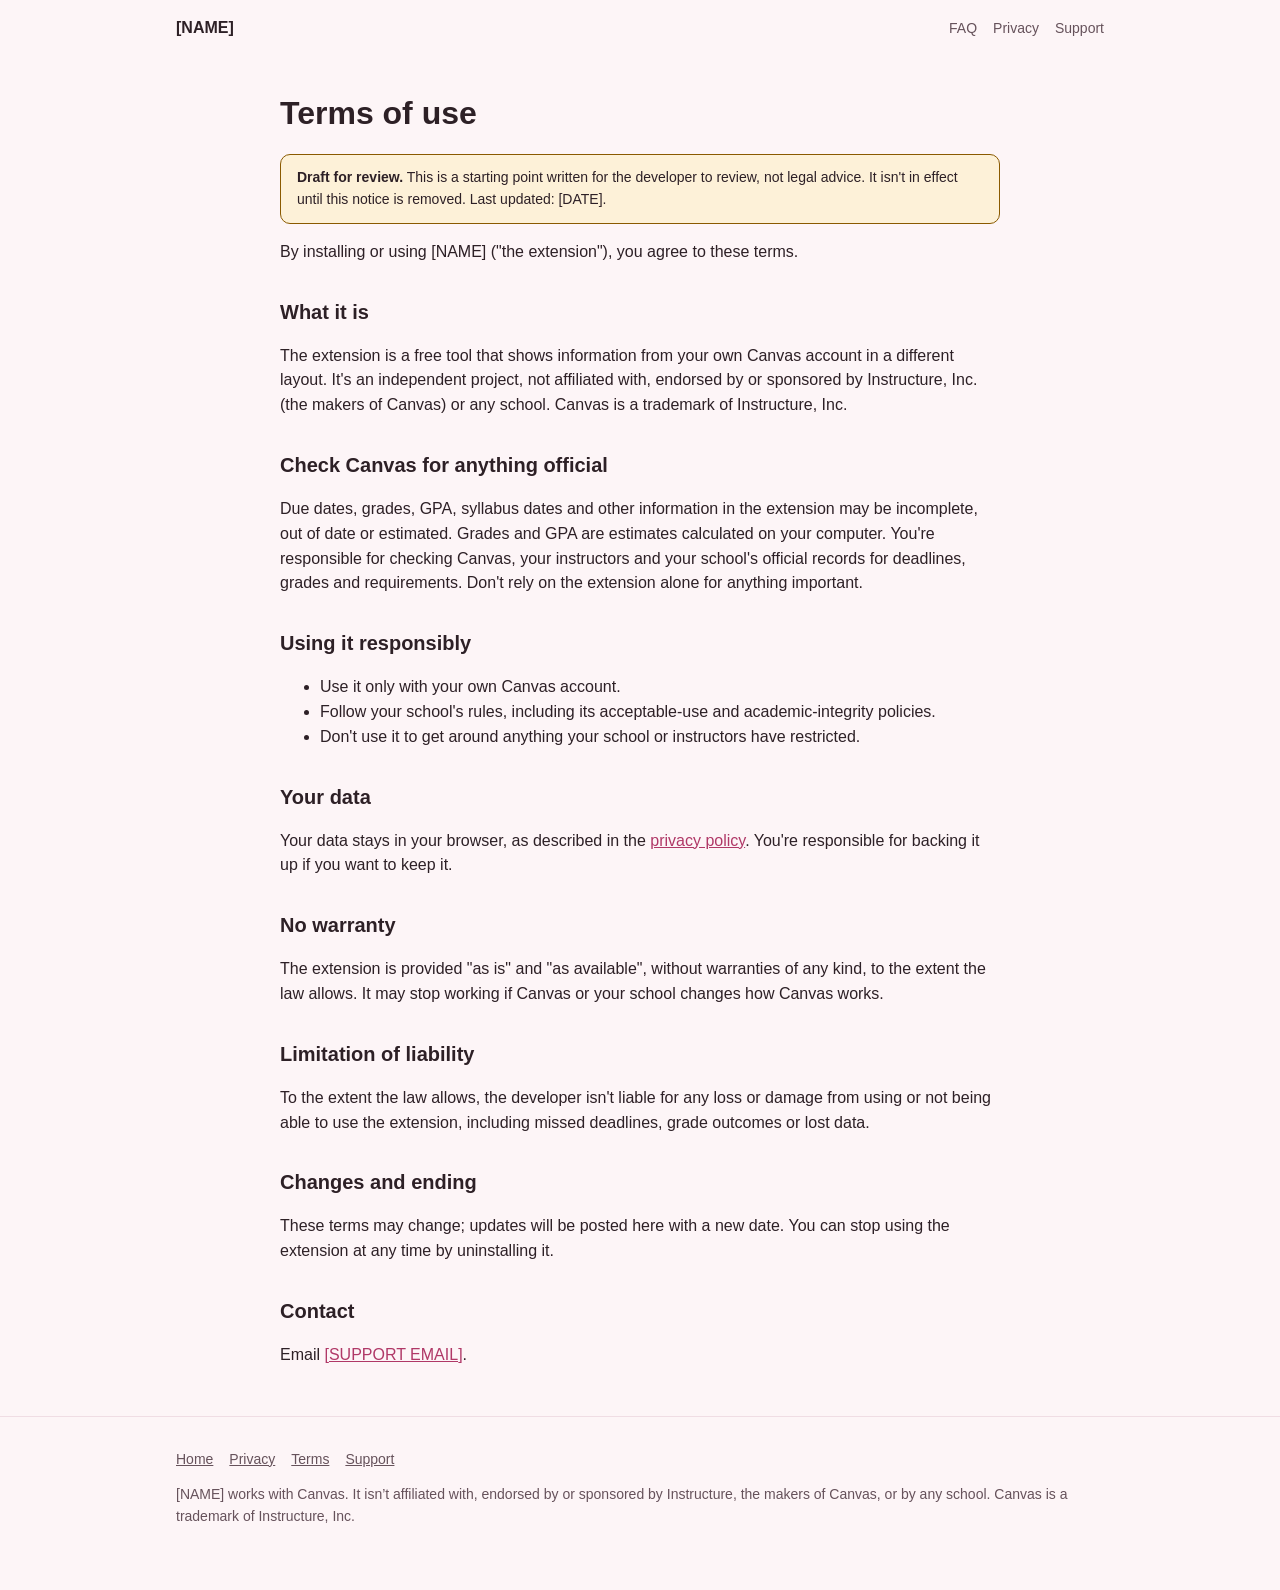
<file: site/terms.html>
<!doctype html>
<html lang="en">
<head>
  <meta charset="utf-8">
  <meta name="viewport" content="width=device-width, initial-scale=1">
  <title>Terms of use · [NAME]</title>
  <meta name="description" content="A clean, private dashboard that works with Canvas. Not affiliated with Instructure.">
  <link rel="stylesheet" href="style.css">
</head>
<body>
  <div class="wrap">
    <header class="top"><a class="brand" href="index.html">[NAME]</a><nav><a href="index.html#faq">FAQ</a><a href="privacy.html">Privacy</a><a href="support.html">Support</a></nav></header>
  </div>
  <main class="wrap doc">
    <h1>Terms of use</h1>
    <p class="draft"><strong>Draft for review.</strong> This is a starting point written for the developer to review, not legal advice. It isn't in effect until this notice is removed. Last updated: [DATE].</p>
    <p>By installing or using [NAME] ("the extension"), you agree to these terms.</p>
    <h2>What it is</h2>
    <p>The extension is a free tool that shows information from your own Canvas account in a different layout. It's an independent project, not affiliated with, endorsed by or sponsored by Instructure, Inc. (the makers of Canvas) or any school. Canvas is a trademark of Instructure, Inc.</p>
    <h2>Check Canvas for anything official</h2>
    <p>Due dates, grades, GPA, syllabus dates and other information in the extension may be incomplete, out of date or estimated. Grades and GPA are estimates calculated on your computer. You're responsible for checking Canvas, your instructors and your school's official records for deadlines, grades and requirements. Don't rely on the extension alone for anything important.</p>
    <h2>Using it responsibly</h2>
    <ul>
      <li>Use it only with your own Canvas account.</li>
      <li>Follow your school's rules, including its acceptable-use and academic-integrity policies.</li>
      <li>Don't use it to get around anything your school or instructors have restricted.</li>
    </ul>
    <h2>Your data</h2>
    <p>Your data stays in your browser, as described in the <a href="privacy.html">privacy policy</a>. You're responsible for backing it up if you want to keep it.</p>
    <h2>No warranty</h2>
    <p>The extension is provided "as is" and "as available", without warranties of any kind, to the extent the law allows. It may stop working if Canvas or your school changes how Canvas works.</p>
    <h2>Limitation of liability</h2>
    <p>To the extent the law allows, the developer isn't liable for any loss or damage from using or not being able to use the extension, including missed deadlines, grade outcomes or lost data.</p>
    <h2>Changes and ending</h2>
    <p>These terms may change; updates will be posted here with a new date. You can stop using the extension at any time by uninstalling it.</p>
    <h2>Contact</h2>
    <p>Email <a href="mailto:[SUPPORT EMAIL]">[SUPPORT EMAIL]</a>.</p>
  </main>
  <footer>
    <div class="wrap">
      <nav><a href="index.html">Home</a><a href="privacy.html">Privacy</a><a href="terms.html">Terms</a><a href="support.html">Support</a></nav>
      <p>[NAME] works with Canvas. It isn’t affiliated with, endorsed by or sponsored by Instructure, the makers of Canvas, or by any school. Canvas is a trademark of Instructure, Inc.</p>
    </div>
  </footer>
</body>
</html>
</file>
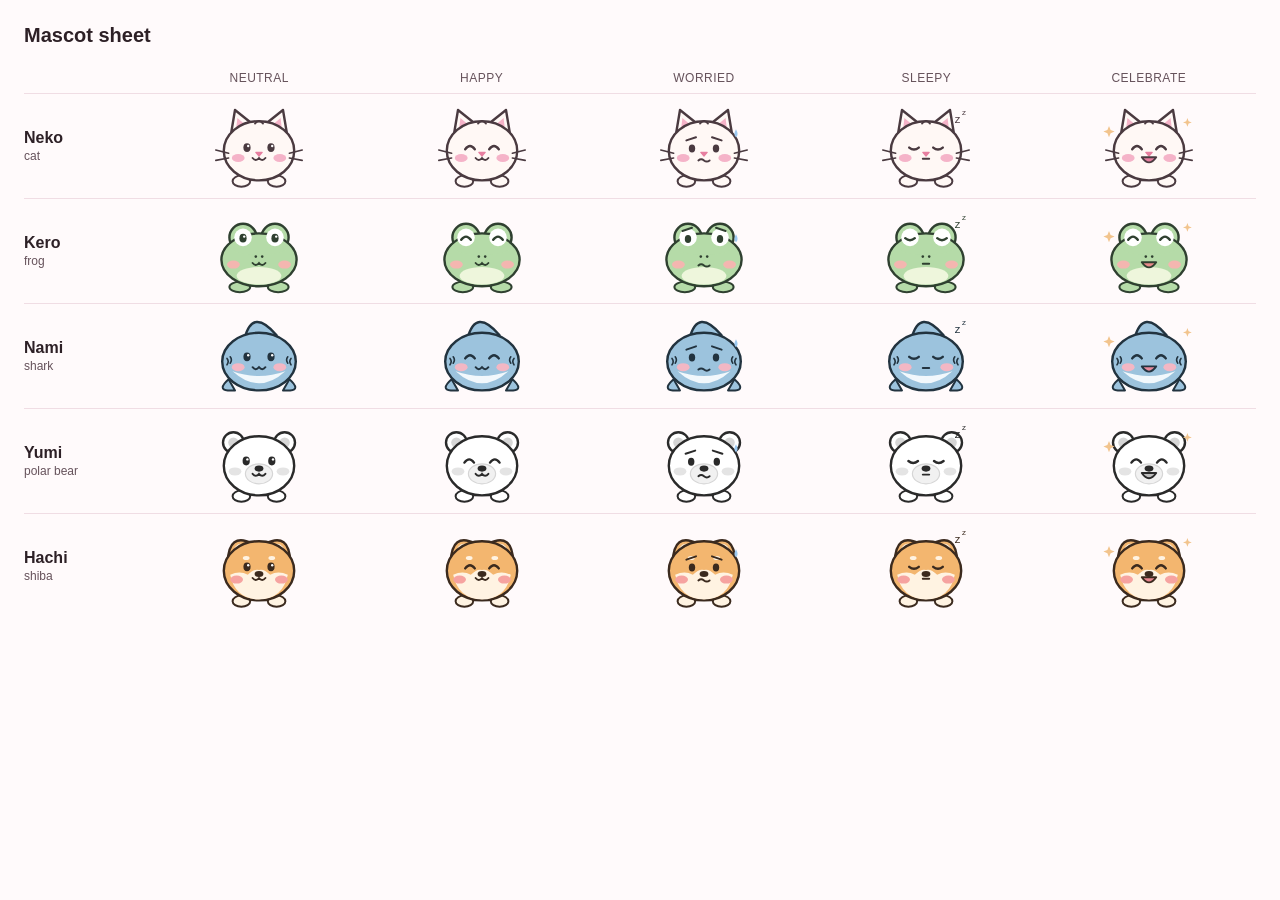
<file: src/tests/mascots.html>
<!doctype html>
<html lang="en">
  <head>
    <meta charset="utf-8" />
    <title>Neko mascots</title>
    <link rel="stylesheet" href="mascots.css" />
  </head>
  <body>
    <h1>Mascot sheet</h1>
    <div id="sheet"></div>
    <script type="module" src="mascots-sheet.js"></script>
  </body>
</html>
</file>
<file: docs/style.css>
/* K17: the landing site. Same design rules as the extension: Classic blue (the icon's) as the
   accent (pink only as a small highlight), the system font, spacing 4 / 8 / 12 / 16 /
   24 / 32 / 48 px, light and dark. */
:root {
  --font: -apple-system, BlinkMacSystemFont, "SF Pro Text", "Helvetica Neue", Arial, sans-serif;
  --radius: 10px;
  --s1: 4px; --s2: 8px; --s3: 12px; --s4: 16px; --s5: 24px; --s6: 32px; --s7: 48px;
  --bg: #f6f7fb; --surface: #ffffff; --border: #e1e5f2;
  --text: #1d2233; --text-muted: #555d75;
  --accent: #4255c9; --accent-soft: #e7ebff; --on-accent: #ffffff; --pink: #e0457b;
  --amber: #8a5a00; --amber-soft: #fdf1d8;
}
@media (prefers-color-scheme: dark) {
  :root {
    --bg: #12141c; --surface: #1b1e2a; --border: #30354a;
    --text: #edf0fa; --text-muted: #b3bad0;
    --accent: #9aabff; --accent-soft: #263055; --on-accent: #10142a; --pink: #ff8fb3;
    --amber: #f2c48d; --amber-soft: #3a2a12;
  }
}
* { box-sizing: border-box; }
html { -webkit-text-size-adjust: 100%; }
body { margin: 0; background: var(--bg); color: var(--text); font: 16px/1.55 var(--font); }
a { color: var(--accent); }
.wrap { width: min(960px, 100%); margin: 0 auto; padding: 0 var(--s4); }
header.top { display: flex; align-items: center; justify-content: space-between; gap: var(--s4); padding: var(--s4) 0; }
header.top .brand { display: inline-flex; align-items: center; gap: var(--s2); font-weight: 600; color: var(--text); text-decoration: none; }
header.top .brand img { border-radius: 6px; }
header.top nav { display: flex; gap: var(--s4); font-size: 14px; }
header.top nav a { color: var(--text-muted); text-decoration: none; }
.hero { padding: var(--s7) 0 var(--s6); text-align: center; }
.hero-icon { display: block; margin: 0 auto var(--s4); border-radius: 15px; }
.hero h1 { margin: 0 0 var(--s3); font-size: clamp(32px, 6vw, 48px); line-height: 1.1; letter-spacing: -0.02em; }
.hero p { margin: 0 auto var(--s5); max-width: 560px; color: var(--text-muted); font-size: 18px; }
.btn { display: inline-flex; align-items: center; justify-content: center; min-height: 44px; padding: 0 var(--s5); border-radius: var(--radius); background: var(--accent); color: var(--on-accent); font-weight: 600; text-decoration: none; }
.btn.secondary { background: var(--surface); color: var(--text); border: 1px solid var(--border); }
.actions { display: flex; flex-wrap: wrap; justify-content: center; gap: var(--s3); }
.note { margin-top: var(--s3); color: var(--text-muted); font-size: 14px; }
.hero .actions + .note { margin: var(--s5) auto 0; font-size: 15px; } /* same gap below the buttons as above them */
.shots { display: grid; gap: var(--s5); padding: var(--s6) 0; }
.shots figure { margin: 0; }
.shots .shot { display: block; width: 100%; padding: 0; border: 0; background: none; cursor: zoom-in; border-radius: var(--radius); }
.shots .shot:focus-visible { outline: 3px solid var(--accent); outline-offset: 3px; }
.shots img { display: block; width: 100%; height: auto; border-radius: var(--radius); border: 1px solid var(--border); box-shadow: 0 8px 24px rgba(29, 34, 51, 0.10); transition: transform 0.15s ease; }
.shots .shot:hover img { transform: translateY(-2px); }
.shots figcaption { margin-top: var(--s2); color: var(--text-muted); font-size: 14px; text-align: center; }
@media (min-width: 800px) { .shots { grid-template-columns: 1fr 1fr; } .shots figure:first-child { grid-column: 1 / -1; } }
section { padding: var(--s6) 0; border-top: 1px solid var(--border); }
section h2 { margin: 0 0 var(--s4); font-size: 24px; }
.faq details { padding: var(--s3) 0; border-bottom: 1px solid var(--border); }
.faq summary { cursor: pointer; font-weight: 600; }
.faq details p { margin: var(--s2) 0 0; color: var(--text-muted); }
.doc { padding-top: var(--s6); padding-bottom: var(--s6); max-width: 752px; }
.doc h1 { margin: 0 0 var(--s2); font-size: 32px; }
.doc h2 { margin: var(--s6) 0 var(--s2); font-size: 20px; }
.doc p, .doc li { color: var(--text); }
.draft { margin: var(--s4) 0; padding: var(--s3) var(--s4); border: 1px solid var(--amber); border-radius: var(--radius); background: var(--amber-soft); color: var(--text); font-size: 14px; }
/* Click a screenshot to see it full size */
.lightbox { width: min(1400px, 96vw); max-height: 94vh; padding: var(--s3); border: 0; border-radius: var(--radius); background: var(--surface); color: var(--text-muted); }
.lightbox::backdrop { background: rgba(10, 12, 20, 0.78); }
.lightbox img { display: block; width: 100%; height: auto; max-height: calc(94vh - 80px); object-fit: contain; border-radius: 6px; }
.lightbox p { margin: var(--s2) 0 0; font-size: 14px; text-align: center; }
.lightbox-close { position: absolute; top: var(--s2); right: var(--s2); width: 36px; height: 36px; border: 0; border-radius: 50%; background: rgba(0, 0, 0, 0.55); color: #fff; font-size: 22px; line-height: 1; cursor: pointer; }
footer { padding: var(--s6) 0 var(--s7); color: var(--text-muted); font-size: 14px; border-top: 1px solid var(--border); }
footer nav { display: flex; flex-wrap: wrap; gap: var(--s4); margin-bottom: var(--s2); }
footer a { color: var(--text-muted); }

/* K17: "What it does": a bento grid. Wide tiles for the two big things, small ones for
   the rest, and privacy as a full-width highlighted tile. */
.what h2 { margin-bottom: var(--s1); }
.section-lead { margin: 0 0 var(--s5); color: var(--text-muted); }
.bento { display: grid; gap: var(--s3); grid-template-columns: repeat(4, 1fr); }
.tile { position: relative; padding: var(--s5); border: 1px solid var(--border); border-radius: 16px; background: var(--surface); overflow: hidden; transition: transform 0.15s ease, box-shadow 0.15s ease; }
.tile:hover { transform: translateY(-2px); box-shadow: 0 10px 28px rgba(29, 34, 51, 0.08); }
.tile-wide { grid-column: span 2; }
.tile h3 { margin: var(--s3) 0 var(--s1); font-size: 17px; }
.tile p { margin: 0; color: var(--text-muted); font-size: 15px; }
.tile-icon { display: inline-flex; align-items: center; justify-content: center; width: 40px; height: 40px; border-radius: 12px; background: var(--accent-soft); color: var(--accent); }
.tile-wide .tile-icon { background: var(--accent); color: var(--on-accent); }
.tile-private { grid-column: 1 / -1; display: flex; align-items: center; gap: var(--s4); background: var(--accent-soft); border-color: transparent; }
.tile-private h3 { margin-top: 0; }
.tile-private p { color: var(--text-muted); }
.tile-private .tile-icon { flex: none; background: var(--surface); color: var(--accent); }
@media (max-width: 900px) { .bento { grid-template-columns: 1fr 1fr; } .tile-wide { grid-column: span 1; } }
@media (max-width: 560px) { .bento { grid-template-columns: 1fr; } .tile-private { flex-direction: column; align-items: flex-start; } }

/* K17: patch notes (every version on updates.html; the latest on the home page) */
.lead { color: var(--text-muted); }
.updates { display: grid; gap: var(--s4); margin-top: var(--s5); }
.update { padding: var(--s5); border: 1px solid var(--border); border-radius: 16px; background: var(--surface); }
.update header { display: flex; flex-wrap: wrap; align-items: center; gap: var(--s2) var(--s3); }
.update h2, .doc .update h2 { margin: 0; font-size: 19px; }
.update time { margin-left: auto; color: var(--text-muted); font-size: 14px; }
.update ul { margin: var(--s4) 0 0; padding: 0; list-style: none; }
.update li { position: relative; margin: 0 0 var(--s2); padding-left: 26px; color: var(--text); break-inside: avoid; }
.update li::before { content: ""; position: absolute; left: 0; top: 4px; width: 16px; height: 16px; border-radius: 50%; background: var(--accent-soft) url("data:image/svg+xml,%3Csvg xmlns='http://www.w3.org/2000/svg' viewBox='0 0 16 16'%3E%3Cpath d='m4.5 8.2 2.2 2.2 4.8-4.8' fill='none' stroke='%234255c9' stroke-width='1.8' stroke-linecap='round' stroke-linejoin='round'/%3E%3C/svg%3E") center / 16px no-repeat; }
.update .more { margin: var(--s3) 0 0; font-size: 14px; font-weight: 600; }
.update .more a { text-decoration: none; }
.update .more a:hover { text-decoration: underline; }
.tag-latest { padding: 3px 10px; border-radius: 999px; background: var(--accent-soft); color: var(--accent); font-size: 12px; font-weight: 700; letter-spacing: 0.02em; }
.tag-latest::before { content: ""; display: inline-block; width: 6px; height: 6px; margin-right: 6px; border-radius: 50%; background: var(--pink); vertical-align: 1px; }
.latest { padding: var(--s2) 0 0; border-top: 0; }
.latest:empty { display: none; }
.latest .kicker { margin: 0 0 var(--s3); color: var(--text-muted); font-size: 13px; font-weight: 600; text-transform: uppercase; letter-spacing: 0.06em; text-align: center; }
.latest .update { box-shadow: 0 8px 24px rgba(29, 34, 51, 0.06); }
@media (min-width: 760px) { .latest .update ul { columns: 2; column-gap: var(--s6); } }
</file>
<file: site/style.css>
/* K17: the landing site. Same design rules as the extension: one accent color, the
   system font, spacing 4 / 8 / 12 / 16 / 24 / 32 / 48 px, light and dark. */
:root {
  --font: -apple-system, BlinkMacSystemFont, "SF Pro Text", "Helvetica Neue", Arial, sans-serif;
  --radius: 10px;
  --s1: 4px; --s2: 8px; --s3: 12px; --s4: 16px; --s5: 24px; --s6: 32px; --s7: 48px;
  --bg: #fdf5f7; --surface: #ffffff; --border: #f0dde4;
  --text: #2d2026; --text-muted: #66525b;
  --accent: #b03867; --accent-soft: #fbe4ed; --on-accent: #ffffff;
  --amber: #8a5a00; --amber-soft: #fdf1d8;
}
@media (prefers-color-scheme: dark) {
  :root {
    --bg: #1d1418; --surface: #261b20; --border: #45313a;
    --text: #f6e9ef; --text-muted: #cdb4bf;
    --accent: #f490b6; --accent-soft: #4a2234; --on-accent: #2a1119;
    --amber: #f2c48d; --amber-soft: #3a2a12;
  }
}
* { box-sizing: border-box; }
html { -webkit-text-size-adjust: 100%; }
body { margin: 0; background: var(--bg); color: var(--text); font: 16px/1.55 var(--font); }
a { color: var(--accent); }
.wrap { width: min(960px, 100%); margin: 0 auto; padding: 0 var(--s4); }
header.top { display: flex; align-items: center; justify-content: space-between; gap: var(--s4); padding: var(--s4) 0; }
header.top .brand { font-weight: 600; color: var(--text); text-decoration: none; }
header.top nav { display: flex; gap: var(--s4); font-size: 14px; }
header.top nav a { color: var(--text-muted); text-decoration: none; }
.hero { padding: var(--s7) 0 var(--s6); text-align: center; }
.hero h1 { margin: 0 0 var(--s3); font-size: clamp(32px, 6vw, 48px); line-height: 1.1; letter-spacing: -0.02em; }
.hero p { margin: 0 auto var(--s5); max-width: 560px; color: var(--text-muted); font-size: 18px; }
.btn { display: inline-flex; align-items: center; justify-content: center; min-height: 44px; padding: 0 var(--s5); border-radius: var(--radius); background: var(--accent); color: var(--on-accent); font-weight: 600; text-decoration: none; }
.btn.secondary { background: var(--surface); color: var(--text); border: 1px solid var(--border); }
.actions { display: flex; flex-wrap: wrap; justify-content: center; gap: var(--s3); }
.note { margin-top: var(--s3); color: var(--text-muted); font-size: 14px; }
.shots { display: grid; gap: var(--s5); padding: var(--s6) 0; }
.shots figure { margin: 0; }
.shots img { display: block; width: 100%; height: auto; border-radius: var(--radius); border: 1px solid var(--border); box-shadow: 0 8px 24px rgba(45, 32, 38, 0.08); }
.shots figcaption { margin-top: var(--s2); color: var(--text-muted); font-size: 14px; text-align: center; }
@media (min-width: 800px) { .shots { grid-template-columns: 1fr 1fr; } .shots figure:first-child { grid-column: 1 / -1; } }
section { padding: var(--s6) 0; border-top: 1px solid var(--border); }
section h2 { margin: 0 0 var(--s4); font-size: 24px; }
.features { display: grid; gap: var(--s4); grid-template-columns: repeat(auto-fit, minmax(240px, 1fr)); padding: 0; margin: 0; list-style: none; }
.features li { padding: var(--s4); border: 1px solid var(--border); border-radius: var(--radius); background: var(--surface); }
.features strong { display: block; margin-bottom: var(--s1); }
.faq details { padding: var(--s3) 0; border-bottom: 1px solid var(--border); }
.faq summary { cursor: pointer; font-weight: 600; }
.faq details p { margin: var(--s2) 0 0; color: var(--text-muted); }
.doc { padding-top: var(--s6); padding-bottom: var(--s6); max-width: 752px; }
.doc h1 { margin: 0 0 var(--s2); font-size: 32px; }
.doc h2 { margin: var(--s6) 0 var(--s2); font-size: 20px; }
.doc p, .doc li { color: var(--text); }
.draft { margin: var(--s4) 0; padding: var(--s3) var(--s4); border: 1px solid var(--amber); border-radius: var(--radius); background: var(--amber-soft); color: var(--text); font-size: 14px; }
footer { padding: var(--s6) 0 var(--s7); color: var(--text-muted); font-size: 14px; border-top: 1px solid var(--border); }
footer nav { display: flex; flex-wrap: wrap; gap: var(--s4); margin-bottom: var(--s2); }
footer a { color: var(--text-muted); }
</file>
<file: src/tests/mascots.css>
body { margin: 0; padding: 24px; background: #fffafb; font: 14px -apple-system, BlinkMacSystemFont, sans-serif; color: #2d2026; }
h1 { margin: 0 0 16px; font-size: 20px; }
.row { display: grid; grid-template-columns: 120px repeat(5, 1fr); align-items: center; gap: 8px; padding: 8px 0; border-top: 1px solid #f0dde4; }
.row.head { border: 0; color: #66525b; font-size: 12px; text-transform: uppercase; letter-spacing: 0.04em; }
.name strong { display: block; font-size: 16px; }
.name span { color: #66525b; font-size: 12px; }
.cell { display: flex; justify-content: center; }
</file>
